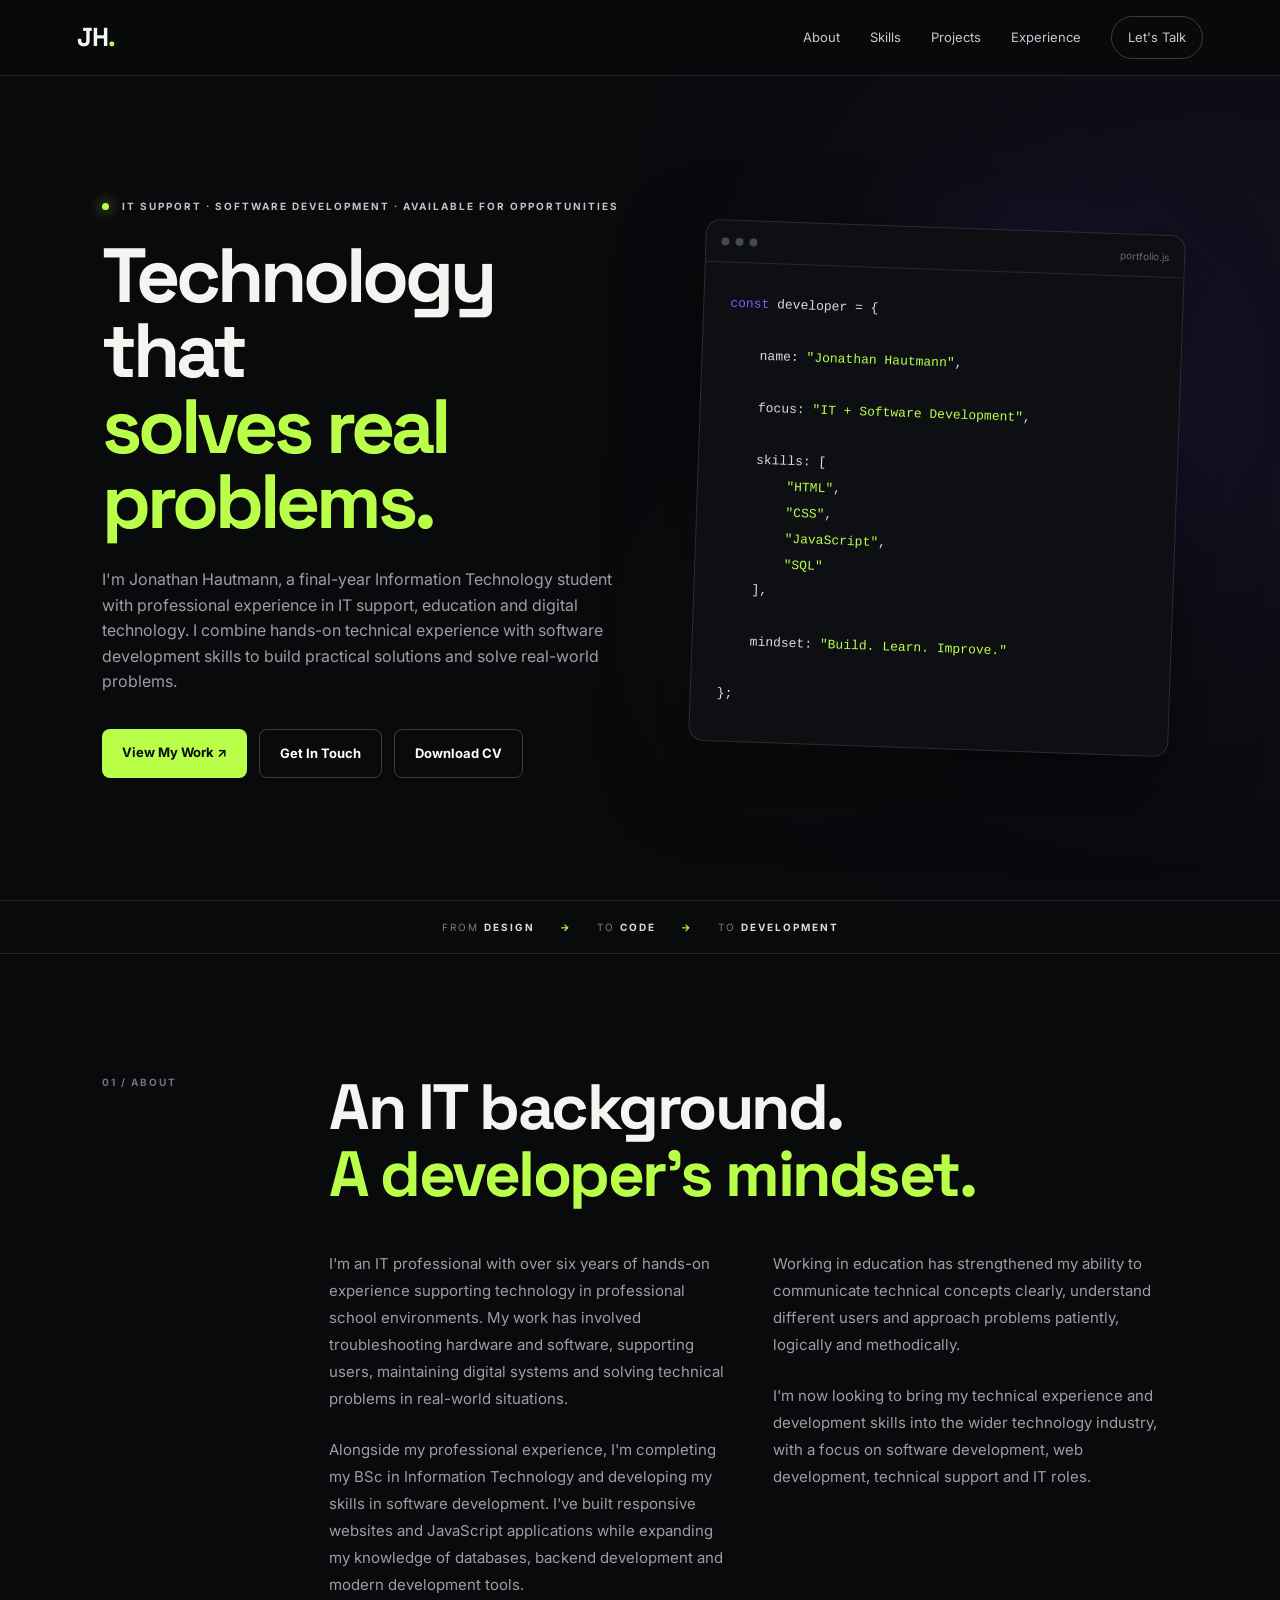
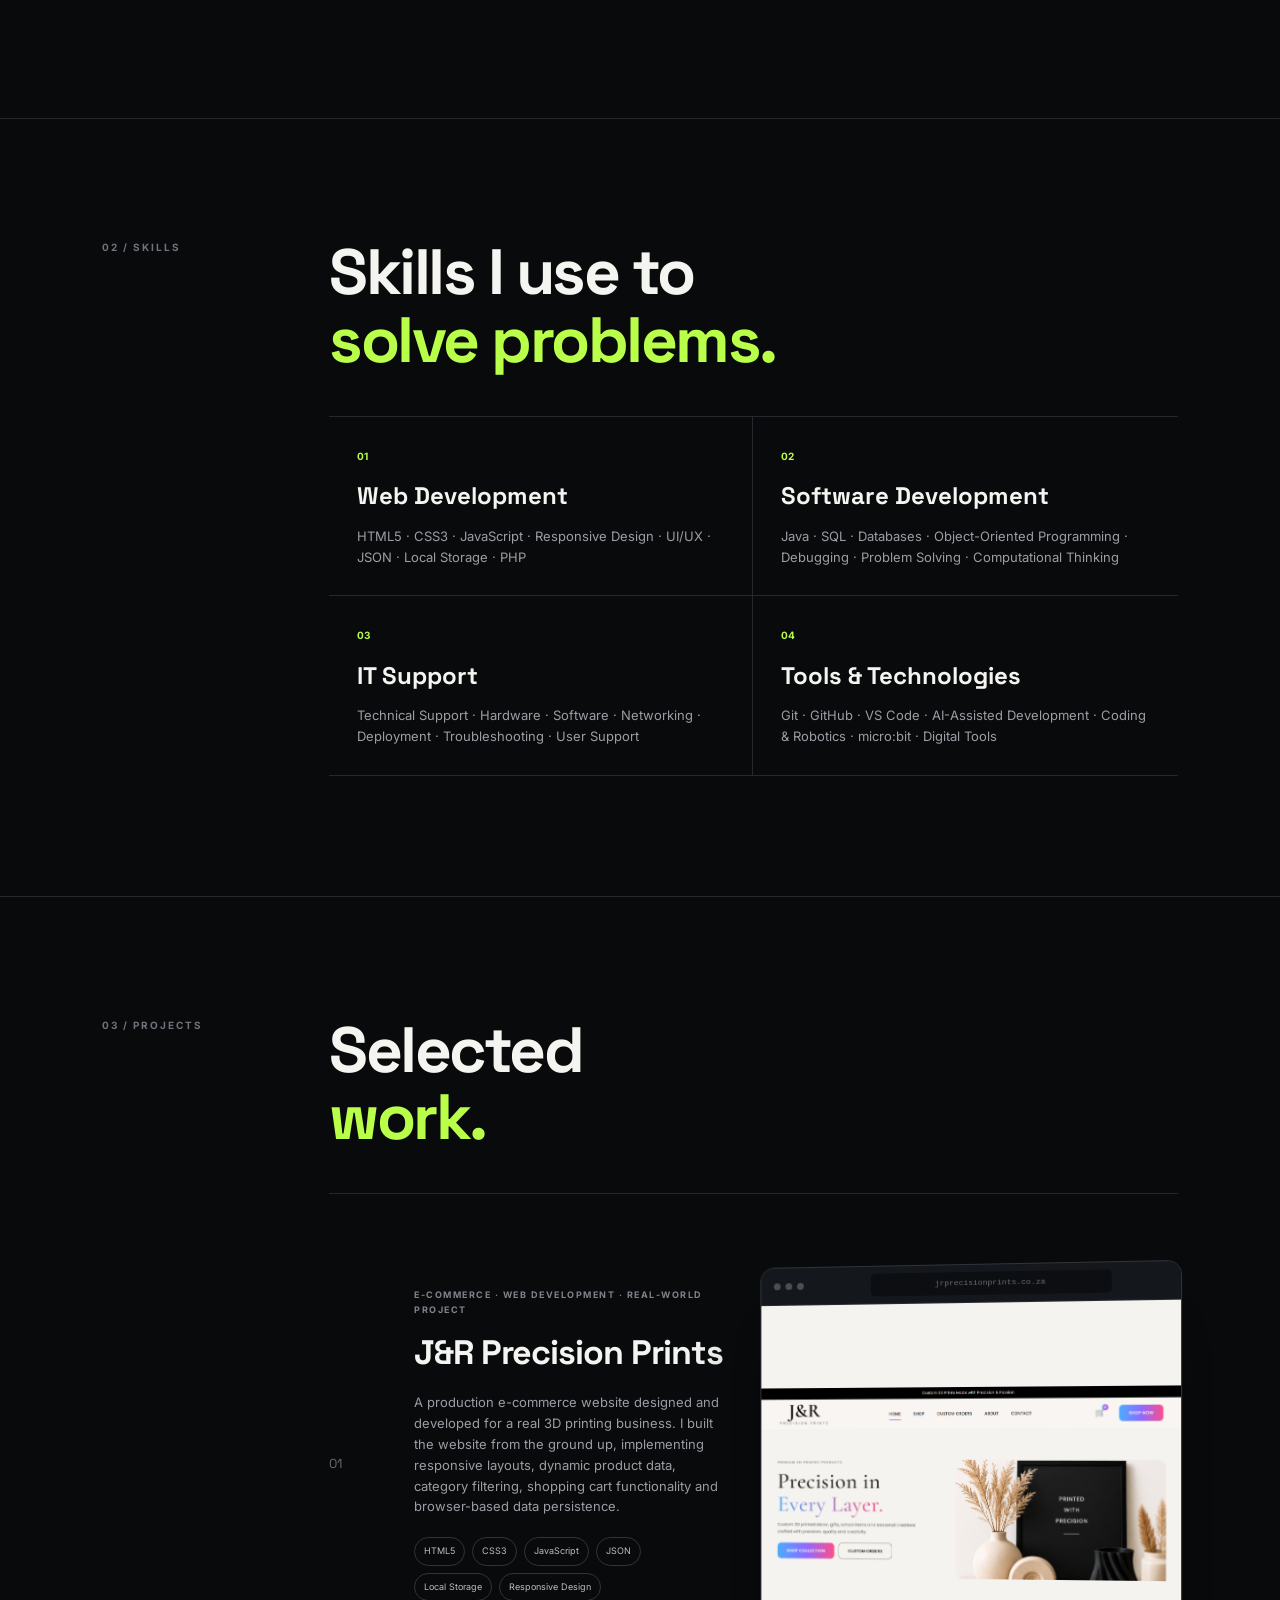
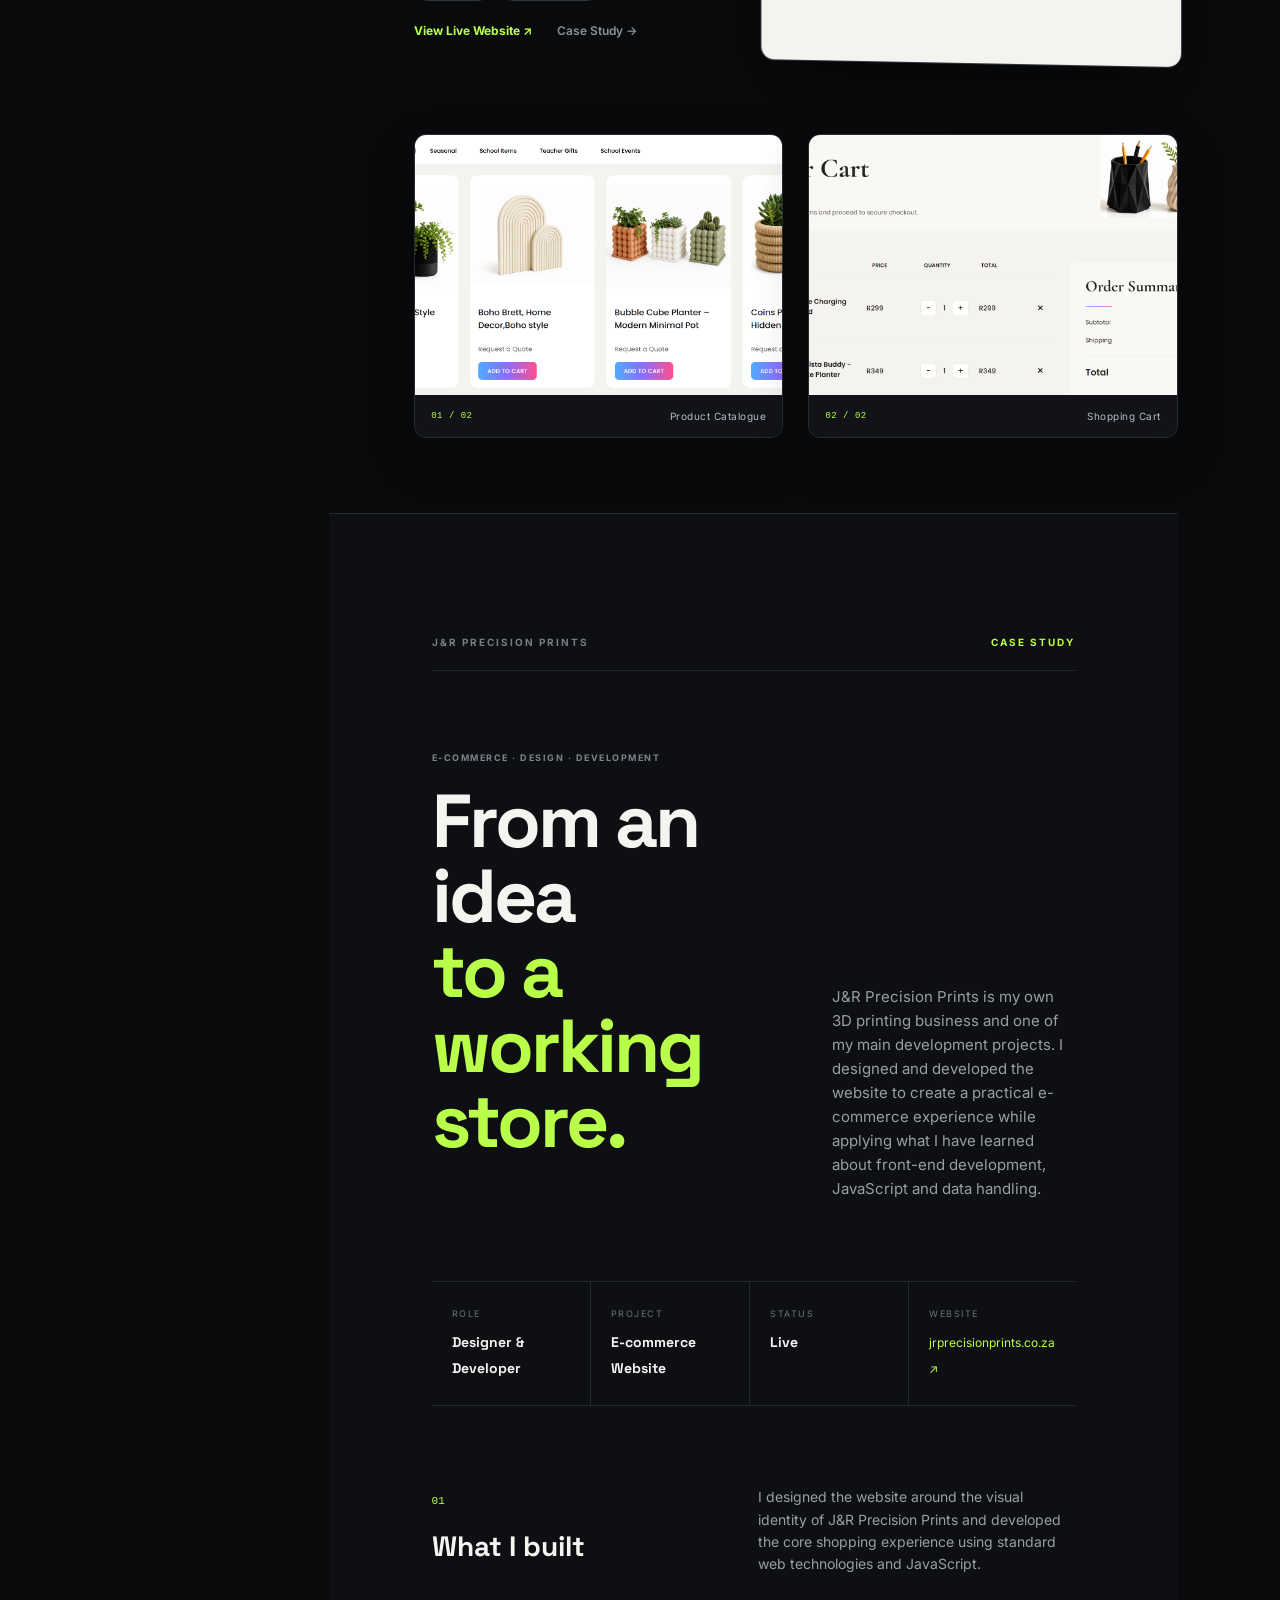
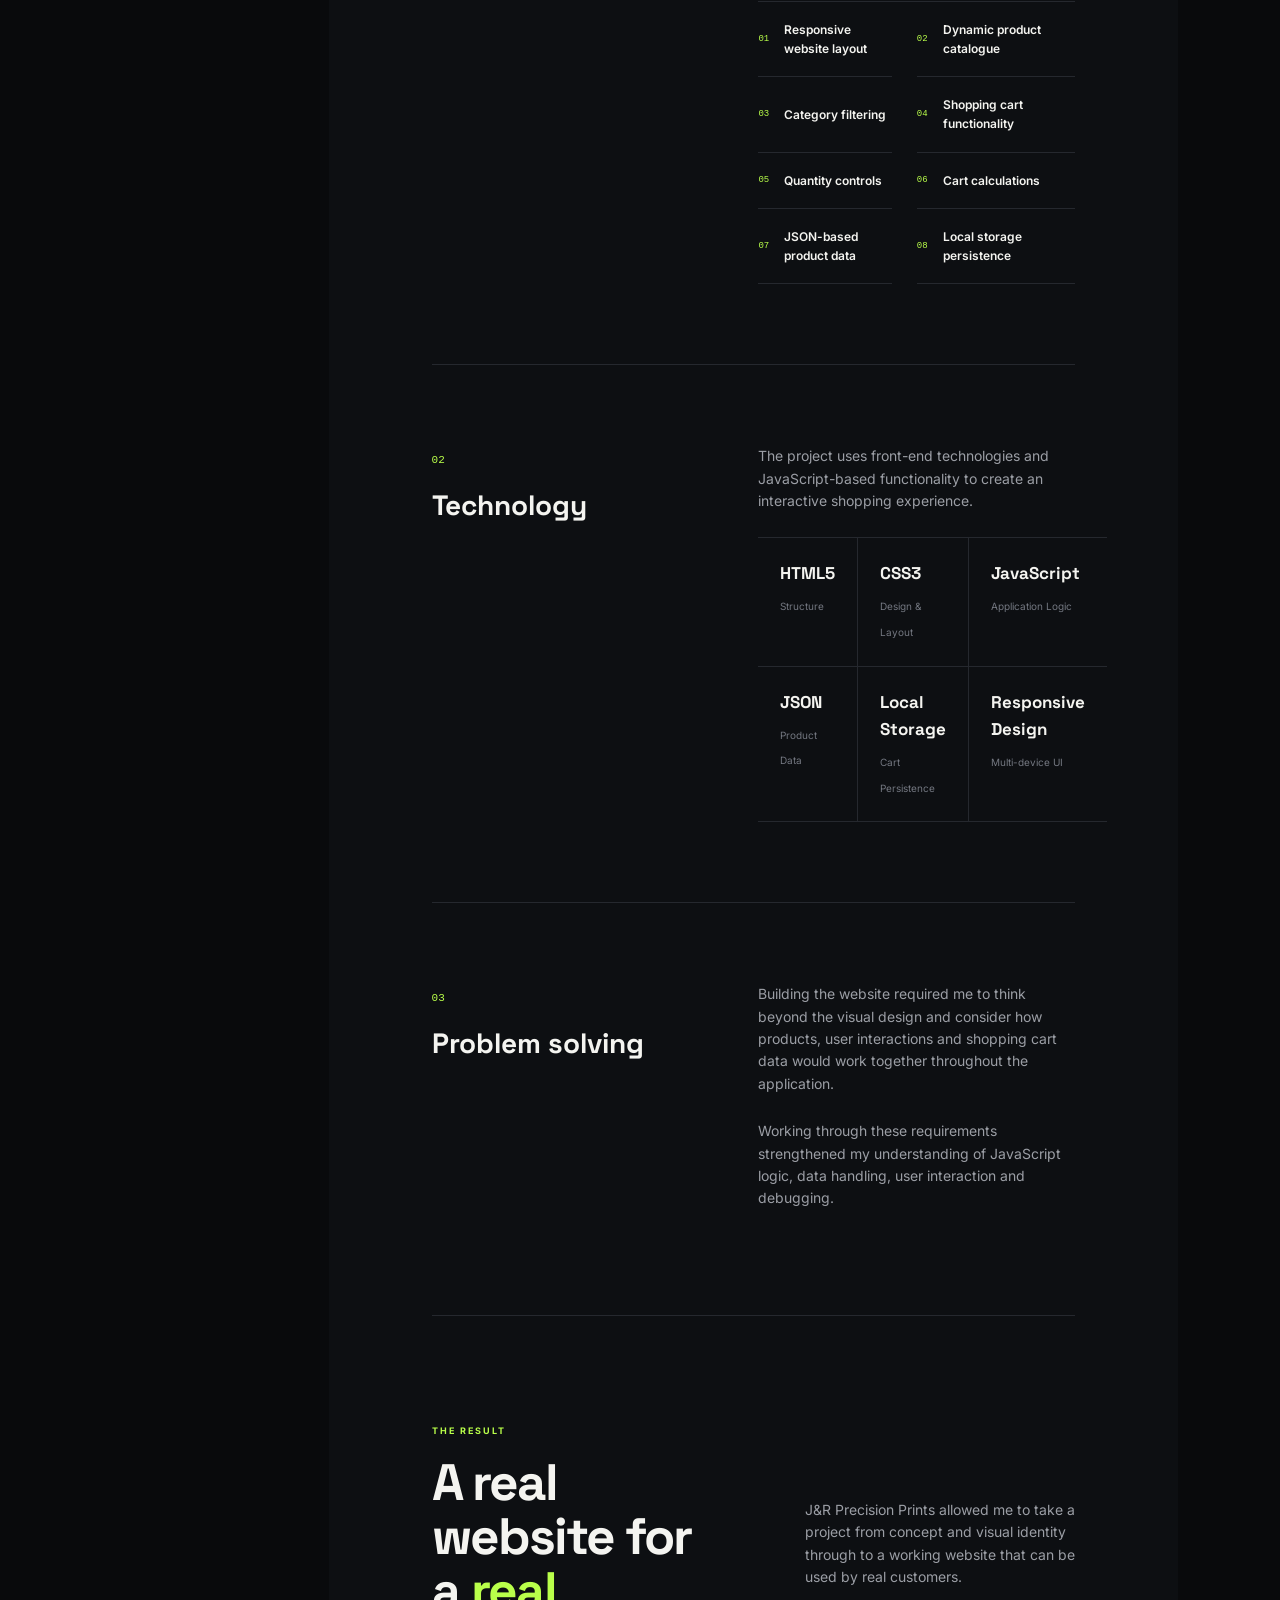
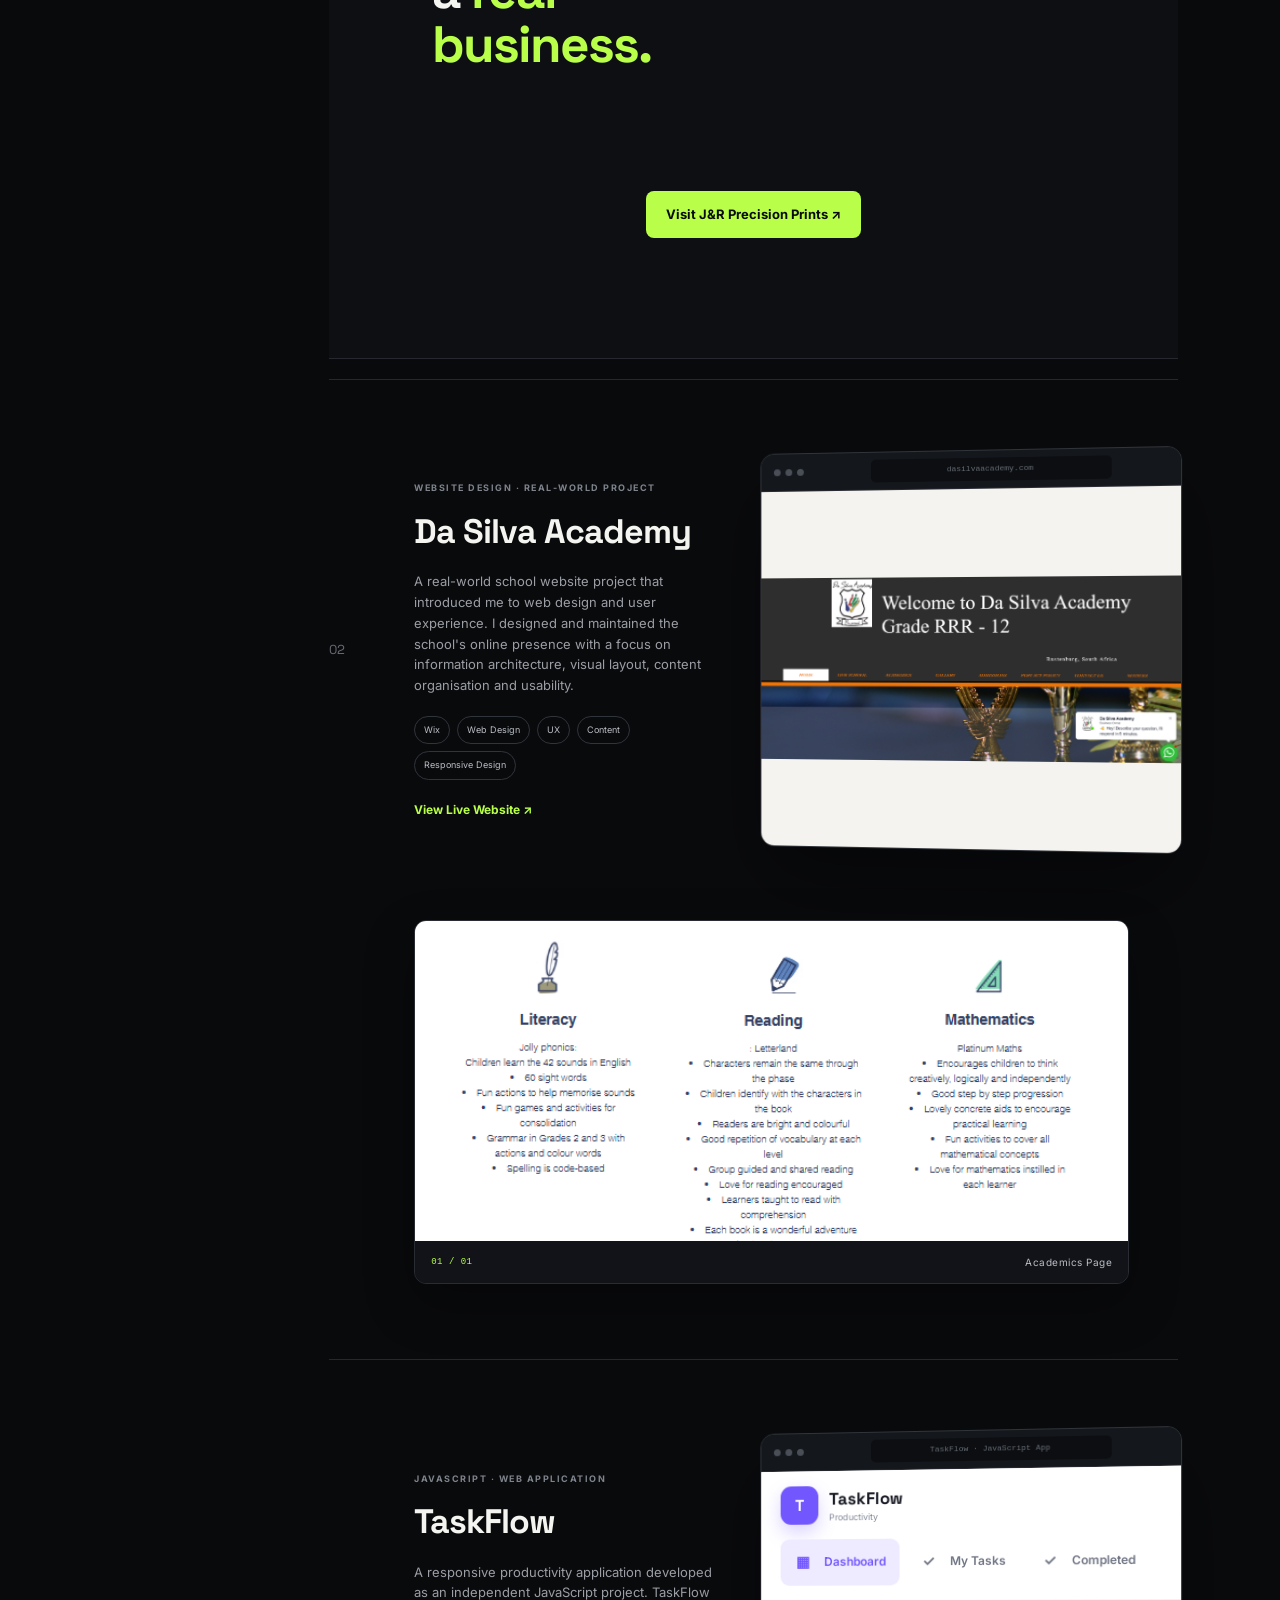
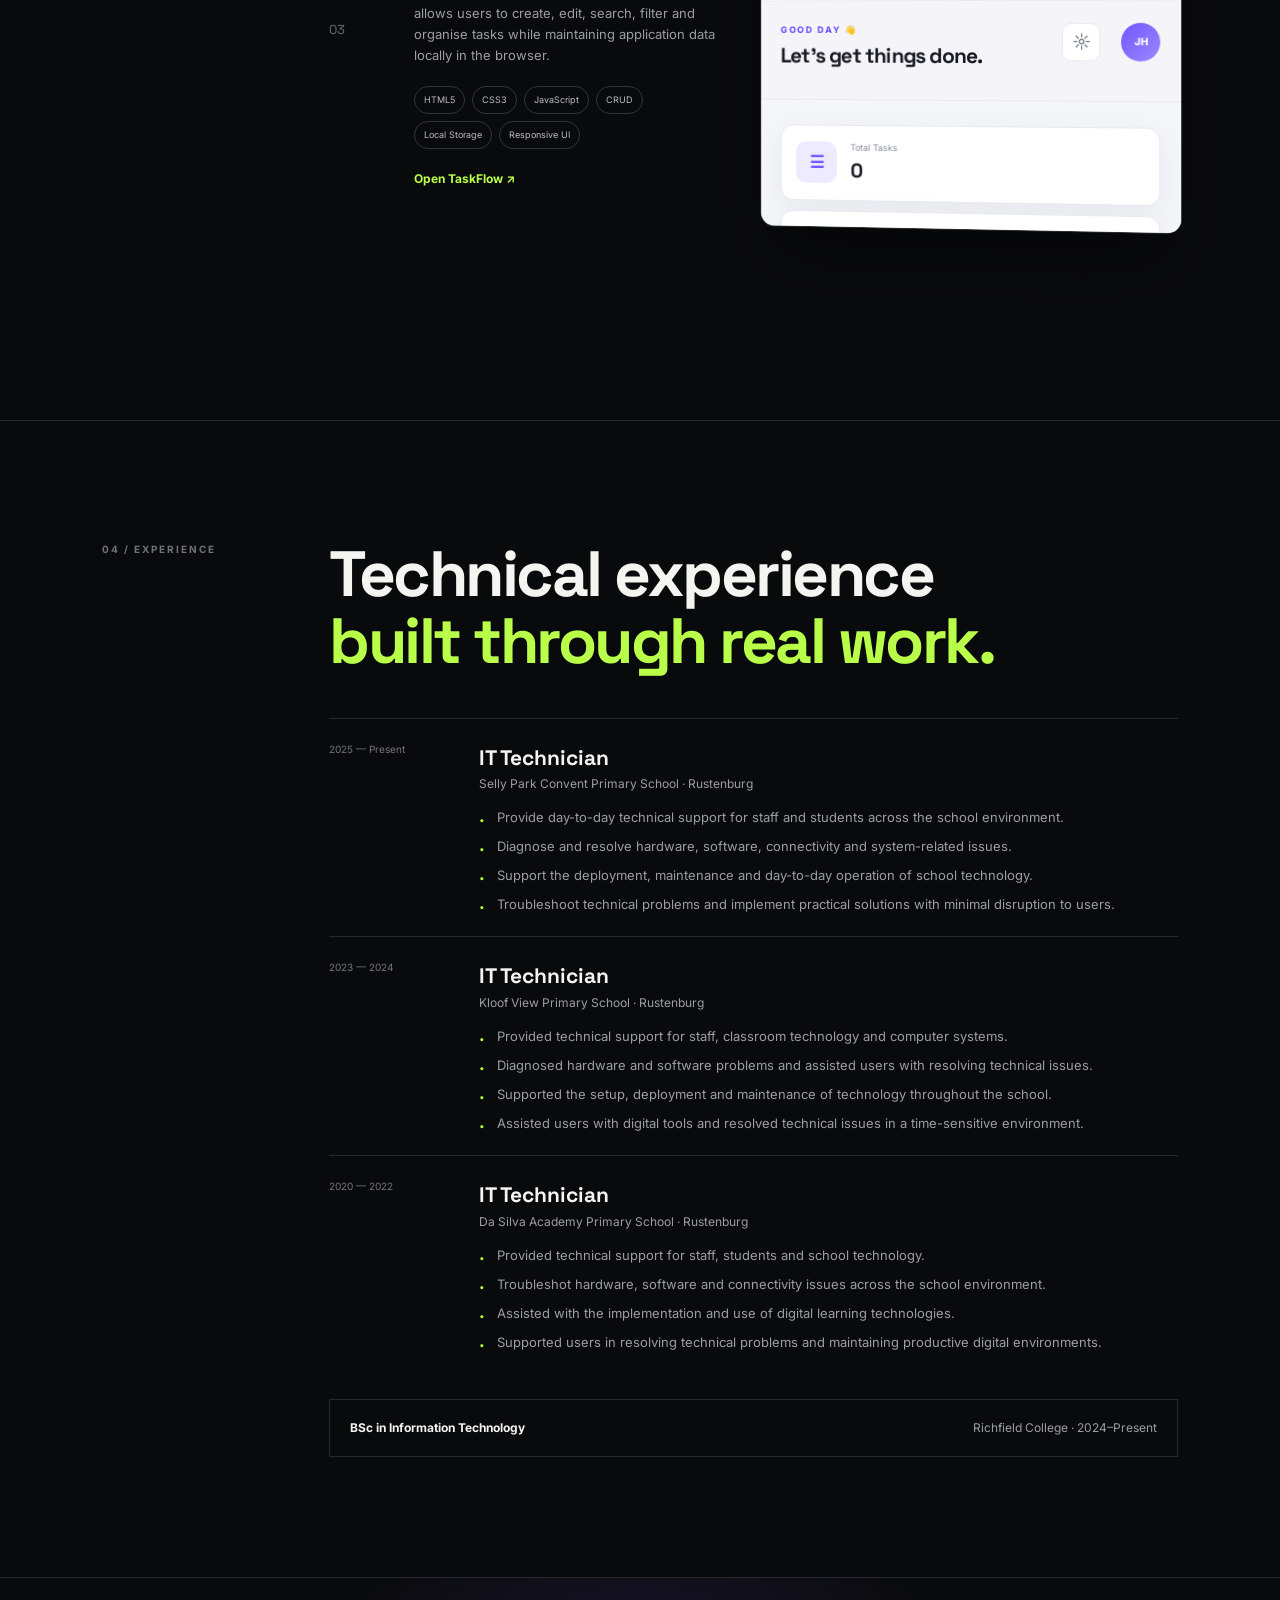
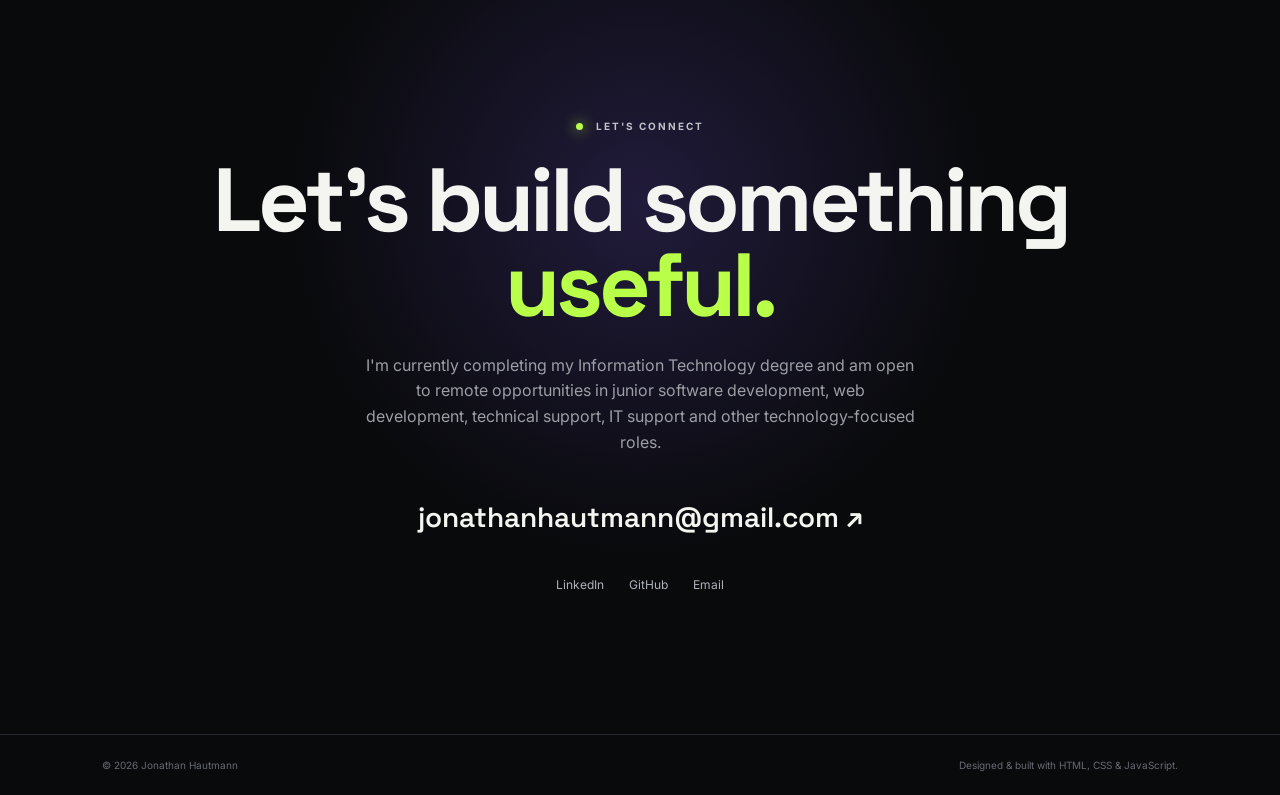
<file: index.html>
<!DOCTYPE html>
<html lang="en">

<head>
    <meta charset="UTF-8">

    <meta name="viewport" content="width=device-width, initial-scale=1.0">

    <meta name="description"
        content="Jonathan Hautmann — final-year Information Technology student, junior developer and technical support professional available for remote opportunities.">

    <title>Jonathan Hautmann | IT Student & Junior Developer</title>

    <!-- Google Fonts -->
    <link rel="preconnect" href="https://fonts.googleapis.com">
    <link rel="preconnect" href="https://fonts.gstatic.com" crossorigin>

    <link
        href="https://fonts.googleapis.com/css2?family=Inter:wght@400;500;600;700;800&family=Space+Grotesk:wght@500;600;700&display=swap"
        rel="stylesheet">

    <!-- Our CSS -->
    <link rel="stylesheet" href="css/style.css">
</head>

<body>

    <!-- =========================
         NAVIGATION
    ========================== -->

    <header class="navbar">

        <a href="#home" class="logo">
            JH<span>.</span>
        </a>

        <nav class="nav-links">

            <a href="#about">About</a>

            <a href="#skills">Skills</a>

            <a href="#projects">Projects</a>

            <a href="#experience">Experience</a>

            <a href="#contact" class="nav-button">
                Let's Talk
            </a>

        </nav>

        <button class="menu-button" aria-label="Open menu">
            ☰
        </button>

    </header>


    <!-- =========================
         HERO SECTION
    ========================== -->

    <main>

        <section id="home" class="hero">

            <div class="hero-content">

                <p class="eyebrow">
                    <span></span>
                    IT SUPPORT · SOFTWARE DEVELOPMENT · AVAILABLE FOR OPPORTUNITIES
                </p>

                <h1>
                    Technology that
                    <br>
                    <em>solves real problems.</em>
                </h1>

                <p class="hero-description">
                    I'm Jonathan Hautmann, a final-year Information Technology student 
                    with professional experience in IT support, education and digital technology. 
                    I combine hands-on technical experience with software development skills 
                    to build practical solutions and solve real-world problems.
                </p>

                <div class="hero-buttons">

                    <a href="#projects" class="button button-primary">
                        View My Work
                        <span>↗</span>
                    </a>

                    <a href="#contact" class="button button-secondary">
                        Get In Touch
                    </a>
                    
                    <a href="Jonathan-Hautmann-CV.pdf" class="button button-secondary" download>
                        Download CV
                    </a>
                
                </div>

            </div>


            <!-- CODE CARD -->

            <div class="hero-code">

                <div class="glow glow-purple"></div>
                <div class="glow glow-green"></div>

                <div class="code-window">

                    <div class="code-header">

                        <div class="window-dots">
                            <span></span>
                            <span></span>
                            <span></span>
                        </div>

                        <span class="file-name">
                            portfolio.js
                        </span>

                    </div>

                    <div class="code-content">

<pre><code><span class="code-purple">const</span> developer = {

    name: <span class="code-green">"Jonathan Hautmann"</span>,

    focus: <span class="code-green">"IT + Software Development"</span>,

    skills: [
        <span class="code-green">"HTML"</span>,
        <span class="code-green">"CSS"</span>,
        <span class="code-green">"JavaScript"</span>,
        <span class="code-green">"SQL"</span>
    ],

    mindset: <span class="code-green">"Build. Learn. Improve."</span>

};</code></pre>

                    </div>

                </div>

            </div>

        </section>


        <!-- =========================
             INTRO STRIP
        ========================== -->

        <section class="intro-strip">

            <span>
                FROM <strong>DESIGN</strong>
            </span>

            <b>→</b>

            <span>
                TO <strong>CODE</strong>
            </span>

            <b>→</b>

            <span>
                TO <strong>DEVELOPMENT</strong>
            </span>

        </section>


 <!-- =========================
     ABOUT
========================== -->

<section id="about" class="section">

    <div class="section-number">
        01 / ABOUT
    </div>

    <div class="section-content">

        <h2>
            An IT background.
            <br>
            <span>A developer's mindset.</span>
        </h2>

        <div class="about-grid">

            <div>

                <p>
                    I'm an IT professional with over six years of hands-on
                    experience supporting technology in professional school
                    environments. My work has involved troubleshooting
                    hardware and software, supporting users, maintaining
                    digital systems and solving technical problems in
                    real-world situations.
                </p>

                <p>
                    Alongside my professional experience, I'm completing
                    my BSc in Information Technology and developing my
                    skills in software development. I've built responsive
                    websites and JavaScript applications while expanding
                    my knowledge of databases, backend development and
                    modern development tools.
                </p>

            </div>


            <div>

                <p>
                    Working in education has strengthened my ability to
                    communicate technical concepts clearly, understand
                    different users and approach problems patiently,
                    logically and methodically.
                </p>

                <p>
                    I'm now looking to bring my technical experience and
                    development skills into the wider technology industry,
                    with a focus on software development, web development,
                    technical support and IT roles.
                </p>

            </div>

        </div>

    </div>

</section>

<!-- =========================
     SKILLS
========================== -->

<section id="skills" class="section">

    <div class="section-number">
        02 / SKILLS
    </div>

    <div class="section-content">

        <h2>
            Skills I use to
            <br>
            <span>solve problems.</span>
        </h2>

        <div class="skills-grid">


            <!-- WEB DEVELOPMENT -->

            <div class="skill-card">

                <span class="skill-number">
                    01
                </span>

                <h3>
                    Web Development
                </h3>

                <p>
                    HTML5 · CSS3 · JavaScript · Responsive Design
                    · UI/UX · JSON · Local Storage · PHP
                </p>

            </div>


            <!-- SOFTWARE DEVELOPMENT -->

            <div class="skill-card">

                <span class="skill-number">
                    02
                </span>

                <h3>
                    Software Development
                </h3>

                <p>
                    Java · SQL · Databases · Object-Oriented Programming
                    · Debugging · Problem Solving · Computational Thinking
                </p>

            </div>


            <!-- IT SUPPORT -->

            <div class="skill-card">

                <span class="skill-number">
                    03
                </span>

                <h3>
                    IT Support
                </h3>

                <p>
                    Technical Support · Hardware · Software · Networking
                    · Deployment · Troubleshooting · User Support
                </p>

            </div>


            <!-- TOOLS & TECHNOLOGIES -->

            <div class="skill-card">

                <span class="skill-number">
                    04
                </span>

                <h3>
                    Tools &amp; Technologies
                </h3>

                <p>
                    Git · GitHub · VS Code · AI-Assisted Development
                    · Coding &amp; Robotics · micro:bit · Digital Tools
                </p>

            </div>


        </div>

    </div>

</section>


 <!-- =========================
     PROJECTS
========================== -->

<section id="projects" class="section projects-section">

    <div class="section-number">
        03 / PROJECTS
    </div>

    <div class="section-content">

        <h2>
            Selected
            <br>
            <span>work.</span>
        </h2>


        <!-- =========================================
             PROJECT 01 — J&R PRECISION PRINTS
        ========================================== -->

        <article class="project project-featured">

            <div class="project-number">
                01
            </div>

            <div class="project-info">

                <p class="project-type">
                    E-COMMERCE · WEB DEVELOPMENT · REAL-WORLD PROJECT
                </p>

                <h3>
                    J&R Precision Prints
                </h3>

                <p>
                    A production e-commerce website designed and developed
                    for a real 3D printing business. I built the website from
                    the ground up, implementing responsive layouts, dynamic
                    product data, category filtering, shopping cart
                    functionality and browser-based data persistence.
                </p>

                <div class="tags">

                    <span>HTML5</span>
                    <span>CSS3</span>
                    <span>JavaScript</span>
                    <span>JSON</span>
                    <span>Local Storage</span>
                    <span>Responsive Design</span>

                </div>

                <div class="project-buttons">

                    <a
                        href="https://jrprecisionprints.co.za/"
                        target="_blank"
                        rel="noopener noreferrer"
                        class="project-link"
                    >
                        View Live Website ↗
                    </a>

                    <a
                        href="#jr-case-study"
                        class="project-case-study"
                    >
                        Case Study →
                    </a>

                </div>

            </div>


            <div class="project-showcase">

                <div class="browser-frame">

                    <div class="browser-top">

                        <div class="browser-dots">
                            <span></span>
                            <span></span>
                            <span></span>
                        </div>

                        <div class="browser-address">
                            jrprecisionprints.co.za
                        </div>

                    </div>

                    <div class="browser-screen">

                        <img
                            src="images/projects/jr-precision-prints/homepage.png"
                            alt="J&R Precision Prints e-commerce website homepage"
                        >

                    </div>

                </div>

            </div>

        </article>


        <!-- =========================================
             J&R SUPPORTING SCREENS
        ========================================== -->

        <div class="supporting-project-images">

            <div class="support-image">

                <img
                    src="images/projects/jr-precision-prints/product.png"
                    alt="J&R Precision Prints product catalogue"
                >

                <div class="support-caption">
                    <span>01 / 02</span>
                    Product Catalogue
                </div>

            </div>


            <div class="support-image">

                <img
                    src="images/projects/jr-precision-prints/cart.png"
                    alt="J&R Precision Prints shopping cart"
                >

                <div class="support-caption">
                    <span>02 / 02</span>
                    Shopping Cart
                </div>

            </div>

        </div>


        <!-- =========================================
             J&R CASE STUDY
        ========================================== -->

        <section id="jr-case-study" class="case-study">

            <div class="case-study-label">
                J&R PRECISION PRINTS
                <span>CASE STUDY</span>
            </div>


            <div class="case-study-intro">

                <div>

                    <p class="case-study-type">
                        E-COMMERCE · DESIGN · DEVELOPMENT
                    </p>

                    <h2>
                        From an idea
                        <br>
                        <span>to a working store.</span>
                    </h2>

                </div>


                <p class="case-study-description">

                    J&R Precision Prints is my own 3D printing business and
                    one of my main development projects. I designed and
                    developed the website to create a practical e-commerce
                    experience while applying what I have learned about
                    front-end development, JavaScript and data handling.

                </p>

            </div>


            <!-- PROJECT OVERVIEW -->

            <div class="case-study-overview">

                <div class="overview-item">

                    <span>
                        ROLE
                    </span>

                    <strong>
                        Designer & Developer
                    </strong>

                </div>


                <div class="overview-item">

                    <span>
                        PROJECT
                    </span>

                    <strong>
                        E-commerce Website
                    </strong>

                </div>


                <div class="overview-item">

                    <span>
                        STATUS
                    </span>

                    <strong>
                        Live
                    </strong>

                </div>


                <div class="overview-item">

                    <span>
                        WEBSITE
                    </span>

                    <a
                        href="https://jrprecisionprints.co.za/"
                        target="_blank"
                        rel="noopener noreferrer"
                    >
                        jrprecisionprints.co.za ↗
                    </a>

                </div>

            </div>


            <!-- WHAT I BUILT -->

            <div class="case-study-grid">

                <div class="case-study-heading">

                    <span>
                        01
                    </span>

                    <h3>
                        What I built
                    </h3>

                </div>


                <div class="case-study-content">

                    <p>
                        I designed the website around the visual identity
                        of J&R Precision Prints and developed the core
                        shopping experience using standard web technologies
                        and JavaScript.
                    </p>


                    <div class="feature-list">

                        <div>
                            <span>01</span>
                            <strong>Responsive website layout</strong>
                        </div>

                        <div>
                            <span>02</span>
                            <strong>Dynamic product catalogue</strong>
                        </div>

                        <div>
                            <span>03</span>
                            <strong>Category filtering</strong>
                        </div>

                        <div>
                            <span>04</span>
                            <strong>Shopping cart functionality</strong>
                        </div>

                        <div>
                            <span>05</span>
                            <strong>Quantity controls</strong>
                        </div>

                        <div>
                            <span>06</span>
                            <strong>Cart calculations</strong>
                        </div>

                        <div>
                            <span>07</span>
                            <strong>JSON-based product data</strong>
                        </div>

                        <div>
                            <span>08</span>
                            <strong>Local storage persistence</strong>
                        </div>

                    </div>

                </div>

            </div>


            <!-- TECHNOLOGY -->

            <div class="case-study-grid">

                <div class="case-study-heading">

                    <span>
                        02
                    </span>

                    <h3>
                        Technology
                    </h3>

                </div>


                <div class="case-study-content">

                    <p>
                        The project uses front-end technologies and
                        JavaScript-based functionality to create an
                        interactive shopping experience.
                    </p>


                    <div class="technology-grid">

                        <div>
                            <strong>HTML5</strong>
                            <span>Structure</span>
                        </div>

                        <div>
                            <strong>CSS3</strong>
                            <span>Design & Layout</span>
                        </div>

                        <div>
                            <strong>JavaScript</strong>
                            <span>Application Logic</span>
                        </div>

                        <div>
                            <strong>JSON</strong>
                            <span>Product Data</span>
                        </div>

                        <div>
                            <strong>Local Storage</strong>
                            <span>Cart Persistence</span>
                        </div>

                        <div>
                            <strong>Responsive Design</strong>
                            <span>Multi-device UI</span>
                        </div>

                    </div>

                </div>

            </div>


            <!-- PROBLEM SOLVING -->

            <div class="case-study-grid">

                <div class="case-study-heading">

                    <span>
                        03
                    </span>

                    <h3>
                        Problem solving
                    </h3>

                </div>


                <div class="case-study-content">

                    <p>
                        Building the website required me to think beyond
                        the visual design and consider how products,
                        user interactions and shopping cart data would
                        work together throughout the application.
                    </p>

                    <p>
                        Working through these requirements strengthened
                        my understanding of JavaScript logic, data
                        handling, user interaction and debugging.
                    </p>

                </div>

            </div>


            <!-- RESULT -->

            <div class="case-study-result">

                <div>

                    <span>
                        THE RESULT
                    </span>

                    <h3>
                        A real website for a
                        <em>real business.</em>
                    </h3>

                </div>


                <p>
                    J&R Precision Prints allowed me to take a project
                    from concept and visual identity through to a
                    working website that can be used by real customers.
                </p>

            </div>


            <!-- CASE STUDY BUTTON -->

            <div class="case-study-footer">

                <a
                    href="https://jrprecisionprints.co.za/"
                    target="_blank"
                    rel="noopener noreferrer"
                    class="button button-primary"
                >
                    Visit J&R Precision Prints
                    <span>↗</span>
                </a>

            </div>

        </section>


        <!-- =========================================
             PROJECT 02 — DA SILVA ACADEMY
        ========================================== -->

        <article class="project project-featured da-project">

            <div class="project-number">
                02
            </div>

            <div class="project-info">

                <p class="project-type">
                    WEBSITE DESIGN · REAL-WORLD PROJECT
                </p>

                <h3>
                    Da Silva Academy
                </h3>

                <p>
                    A real-world school website project that introduced me
                    to web design and user experience. I designed and
                    maintained the school's online presence with a focus
                    on information architecture, visual layout, content
                    organisation and usability.
                </p>

                <div class="tags">

                    <span>Wix</span>
                    <span>Web Design</span>
                    <span>UX</span>
                    <span>Content</span>
                    <span>Responsive Design</span>

                </div>

                <div class="project-buttons">

                    <a
                        href="https://www.dasilvaacademy.com/"
                        target="_blank"
                        rel="noopener noreferrer"
                        class="project-link"
                    >
                        View Live Website ↗
                    </a>

                </div>

            </div>


            <div class="project-showcase">

                <div class="browser-frame">

                    <div class="browser-top">

                        <div class="browser-dots">
                            <span></span>
                            <span></span>
                            <span></span>
                        </div>

                        <div class="browser-address">
                            dasilvaacademy.com
                        </div>

                    </div>

                    <div class="browser-screen">

                        <img
                            src="images/projects/da-silva-academy/homepage.png"
                            alt="Da Silva Academy website homepage"
                        >

                    </div>

                </div>

            </div>

        </article>


        <!-- DA SILVA SUPPORTING SCREEN -->

        <div class="single-support-image">

            <div class="support-image">

                <img
                    src="images/projects/da-silva-academy/academics.png"
                    alt="Da Silva Academy academics page"
                >

                <div class="support-caption">
                    <span>01 / 01</span>
                    Academics Page
                </div>

            </div>

        </div>


        <!-- =========================================
             PROJECT 03 — TASKFLOW
        ========================================== -->

        <article class="project project-featured taskflow-project">

            <div class="project-number">
                03
            </div>

            <div class="project-info">

                <p class="project-type">
                    JAVASCRIPT · WEB APPLICATION
                </p>

                <h3>
                    TaskFlow
                </h3>

                <p>
                    A responsive productivity application developed as
                    an independent JavaScript project. TaskFlow allows
                    users to create, edit, search, filter and organise
                    tasks while maintaining application data locally
                    in the browser.
                </p>

                <div class="tags">

                    <span>HTML5</span>
                    <span>CSS3</span>
                    <span>JavaScript</span>
                    <span>CRUD</span>
                    <span>Local Storage</span>
                    <span>Responsive UI</span>

                </div>

                <div class="project-buttons">

                    <a
                        href="projects/taskflow/index.html"
                        target="_blank"
                        rel="noopener noreferrer"
                        class="project-link"
                    >
                        Open TaskFlow ↗
                    </a>

                </div>

            </div>


            <div class="project-showcase">

                <div class="browser-frame">

                    <div class="browser-top">

                        <div class="browser-dots">

                            <span></span>
                            <span></span>
                            <span></span>

                        </div>

                        <div class="browser-address">
                            TaskFlow · JavaScript App
                        </div>

                    </div>


                    <div class="browser-screen taskflow-preview">

                        <iframe
                            src="projects/taskflow/index.html"
                            title="TaskFlow productivity dashboard"
                            loading="lazy"
                        ></iframe>

                    </div>

                </div>

            </div>

        </article>

    </div>

</section>

<!-- =========================
     EXPERIENCE
========================== -->

<section id="experience" class="section">

    <div class="section-number">
        04 / EXPERIENCE
    </div>

    <div class="section-content">

        <h2>
            Technical experience
            <br>
            <span>built through real work.</span>
        </h2>


        <!-- =========================
             PROFESSIONAL EXPERIENCE
        ========================== -->

        <div class="timeline">


            <!-- SELLY PARK CONVENT PRIMARY SCHOOL -->

            <div class="timeline-item">

                <span>
                    2025 — Present
                </span>

                <div>

                    <h3>
                        IT Technician
                    </h3>

                    <p>
                        Selly Park Convent Primary School · Rustenburg
                    </p>

                    <ul class="experience-details">

                        <li>
                            Provide day-to-day technical support for staff
                            and students across the school environment.
                        </li>

                        <li>
                            Diagnose and resolve hardware, software,
                            connectivity and system-related issues.
                        </li>

                        <li>
                            Support the deployment, maintenance and
                            day-to-day operation of school technology.
                        </li>

                        <li>
                            Troubleshoot technical problems and implement
                            practical solutions with minimal disruption
                            to users.
                        </li>

                    </ul>

                </div>

            </div>


            <!-- KLOOF VIEW PRIMARY SCHOOL -->

            <div class="timeline-item">

                <span>
                    2023 — 2024
                </span>

                <div>

                    <h3>
                        IT Technician
                    </h3>

                    <p>
                        Kloof View Primary School · Rustenburg
                    </p>

                    <ul class="experience-details">

                        <li>
                            Provided technical support for staff, classroom
                            technology and computer systems.
                        </li>

                        <li>
                            Diagnosed hardware and software problems and
                            assisted users with resolving technical issues.
                        </li>

                        <li>
                            Supported the setup, deployment and maintenance
                            of technology throughout the school.
                        </li>

                        <li>
                            Assisted users with digital tools and resolved
                            technical issues in a time-sensitive environment.
                        </li>

                    </ul>

                </div>

            </div>


            <!-- DA SILVA ACADEMY PRIMARY SCHOOL -->

            <div class="timeline-item">

                <span>
                    2020 — 2022
                </span>

                <div>

                    <h3>
                        IT Technician
                    </h3>

                    <p>
                        Da Silva Academy Primary School · Rustenburg
                    </p>

                    <ul class="experience-details">

                        <li>
                            Provided technical support for staff, students
                            and school technology.
                        </li>

                        <li>
                            Troubleshot hardware, software and connectivity
                            issues across the school environment.
                        </li>

                        <li>
                            Assisted with the implementation and use of
                            digital learning technologies.
                        </li>

                        <li>
                            Supported users in resolving technical problems
                            and maintaining productive digital environments.
                        </li>

                    </ul>

                </div>

            </div>


        </div>


        <!-- =========================
             EDUCATION
        ========================== -->

        <div class="education">

            <strong>
                BSc in Information Technology
            </strong>

            <span>
                Richfield College · 2024–Present
            </span>

        </div>

    </div>

</section>

 <!-- =========================
     CONTACT
========================== -->

<section id="contact" class="contact">

    <p class="eyebrow">
        <span></span>
        LET'S CONNECT
    </p>

    <h2>
        Let's build something
        <br>
        <em>useful.</em>
    </h2>

    <p>
        I'm currently completing my Information Technology degree
        and am open to remote opportunities in junior software development,
        web development, technical support, IT support and other
        technology-focused roles.
    </p>

    <a
        href="mailto:jonathanhautmann@gmail.com"
        class="email"
    >
        jonathanhautmann@gmail.com ↗
    </a>

    <div class="social-links">

        <!-- Replace # with your real LinkedIn URL -->

        <a
            href="https://www.linkedin.com/in/jonathan-hautmann-1b0360184/?lipi=urn%3Ali%3Apage%3Ad_flagship3_profile_view_base_contact_details%3BKx45rHnNRgST9OFGT61rGA%3D%3D"
            id="linkedin-link"
            aria-label="Jonathan Hautmann on LinkedIn"
        >
            LinkedIn
        </a>


        <!-- Replace # with your real GitHub URL -->

        <a
            href="https://github.com/jonathanhautmann"
            id="github-link"
            aria-label="Jonathan Hautmann on GitHub"
        >
            GitHub
        </a>


        <a
        href="mailto:jonathanhautmann@gmail.com?subject=Contact%20from%20Portfolio"
        aria-label="Email Jonathan Hautmann"
        >
        Email
        </a>

    </div>

</section>

</main>


    <!-- =========================
         FOOTER
    ========================== -->

    <footer>

        <span>
            © 2026 Jonathan Hautmann
        </span>

        <span>
            Designed & built with HTML, CSS & JavaScript.
        </span>

    </footer>


    <!-- Our JavaScript -->
    <script src="js/script.js"></script>

</body>

</html>
</file>
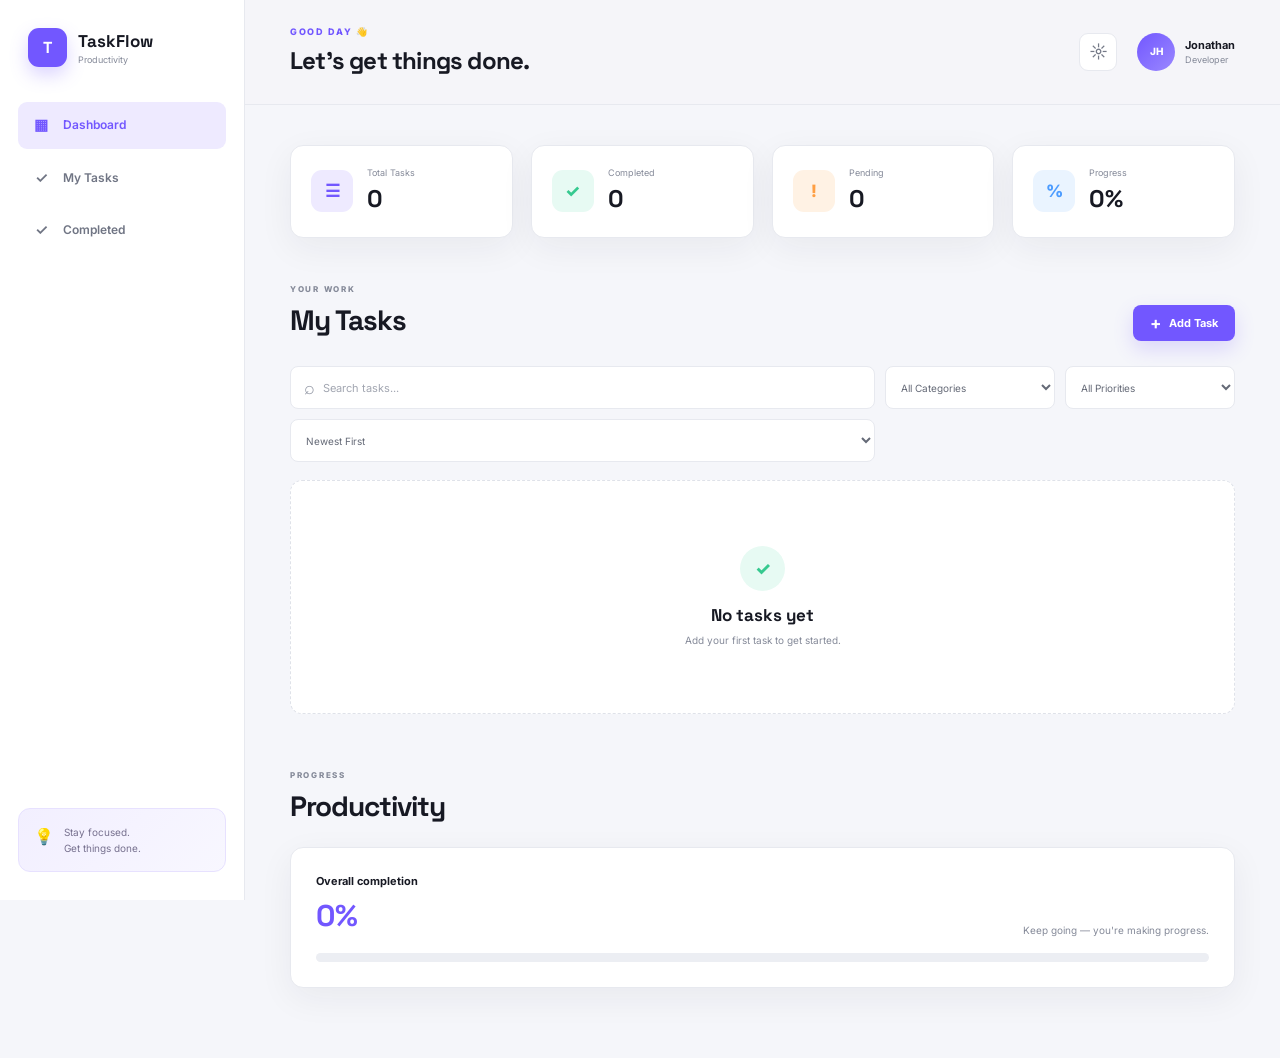
<file: projects/taskflow/index.html>
<!DOCTYPE html>
<html lang="en">

<head>

    <meta charset="UTF-8">

    <meta name="viewport" content="width=device-width, initial-scale=1.0">

    <meta
        name="description"
        content="TaskFlow — A modern JavaScript productivity dashboard."
    >

    <title>TaskFlow | Productivity Dashboard</title>

    <!-- Google Fonts -->
    <link rel="preconnect" href="https://fonts.googleapis.com">
    <link rel="preconnect" href="https://fonts.gstatic.com" crossorigin>

    <link
        href="https://fonts.googleapis.com/css2?family=Inter:wght@400;500;600;700;800&family=Space+Grotesk:wght@500;600;700&display=swap"
        rel="stylesheet"
    >

    <!-- TaskFlow CSS -->
    <link rel="stylesheet" href="css/style.css">

</head>


<body>


    <!-- =====================================================
         SIDEBAR
    ====================================================== -->

    <aside class="sidebar">

        <div class="brand">

            <div class="brand-icon">
                T
            </div>

            <div>
                <strong>
                    TaskFlow
                </strong>

                <span>
                    Productivity
                </span>
            </div>

        </div>


        <nav class="sidebar-navigation">

            <a
                href="#dashboard"
                class="sidebar-link active"
            >

                <span class="icon">
                    ▦
                </span>

                Dashboard

            </a>


            <a
                href="#tasks"
                class="sidebar-link"
            >

                <span class="icon">
                    ✓
                </span>

                My Tasks

            </a>


            <a
                href="#completed"
                class="sidebar-link"
            >

                <span class="icon">
                    ✓
                </span>

                Completed

            </a>

        </nav>


        <div class="sidebar-bottom">

            <div class="sidebar-tip">

                <span>
                    💡
                </span>

                <p>
                    Stay focused.<br>
                    Get things done.
                </p>

            </div>

        </div>

    </aside>



    <!-- =====================================================
         MAIN CONTENT
    ====================================================== -->

    <main class="main-content">


        <!-- =================================================
             TOP BAR
        ================================================== -->

        <header class="topbar">

            <div>

                <p class="greeting">
                    GOOD DAY 👋
                </p>

                <h1>
                    Let's get things done.
                </h1>

            </div>


            <div class="topbar-actions">

                <button
                    class="icon-button"
                    id="themeToggle"
                    aria-label="Toggle theme"
                >
                    ☼
                </button>


                <div class="profile">

                    <div class="profile-avatar">
                        JH
                    </div>

                    <div class="profile-info">

                        <strong>
                            Jonathan
                        </strong>

                        <span>
                            Developer
                        </span>

                    </div>

                </div>

            </div>

        </header>



        <!-- =================================================
             DASHBOARD
        ================================================== -->

        <section
            id="dashboard"
            class="dashboard"
        >


            <!-- =================================================
                 STATISTICS
            ================================================== -->

            <div class="stats-grid">


                <div class="stat-card">

                    <div class="stat-icon purple">
                        ☰
                    </div>

                    <div>

                        <span>
                            Total Tasks
                        </span>

                        <strong id="totalTasks">
                            0
                        </strong>

                    </div>

                </div>


                <div class="stat-card">

                    <div class="stat-icon green">
                        ✓
                    </div>

                    <div>

                        <span>
                            Completed
                        </span>

                        <strong id="completedTasks">
                            0
                        </strong>

                    </div>

                </div>


                <div class="stat-card">

                    <div class="stat-icon orange">
                        !
                    </div>

                    <div>

                        <span>
                            Pending
                        </span>

                        <strong id="pendingTasks">
                            0
                        </strong>

                    </div>

                </div>


                <div class="stat-card">

                    <div class="stat-icon blue">
                        %
                    </div>

                    <div>

                        <span>
                            Progress
                        </span>

                        <strong id="progressPercent">
                            0%
                        </strong>

                    </div>

                </div>

            </div>



            <!-- =================================================
                 TASK AREA
            ================================================== -->

            <section
                id="tasks"
                class="task-section"
            >


                <div class="task-header">

                    <div>

                        <p class="section-label">
                            YOUR WORK
                        </p>

                        <h2>
                            My Tasks
                        </h2>

                    </div>


                    <button
                        class="add-task-button"
                        id="openTaskModal"
                    >

                        <span>
                            +
                        </span>

                        Add Task

                    </button>

                </div>



                <!-- =================================================
                     SEARCH + FILTER
                ================================================== -->

                <div class="task-controls">


                    <div class="search-box">

                        <span>
                            ⌕
                        </span>

                        <input
                            type="text"
                            id="searchInput"
                            placeholder="Search tasks..."
                        >

                    </div>


                    <select id="categoryFilter">

                        <option value="all">
                            All Categories
                        </option>

                        <option value="work">
                            Work
                        </option>

                        <option value="personal">
                            Personal
                        </option>

                        <option value="study">
                            Study
                        </option>

                        <option value="other">
                            Other
                        </option>

                    </select>


                    <select id="priorityFilter">

                        <option value="all">
                            All Priorities
                        </option>

                        <option value="high">
                            High Priority
                        </option>

                        <option value="medium">
                            Medium Priority
                        </option>

                        <option value="low">
                            Low Priority
                        </option>

                    </select>

                    <select id="sortTasks">

                    <option value="newest">
                        Newest First
                    </option>

                    <option value="oldest">
                        Oldest First
                    </option>

                    <option value="due">
                        Due Date
                    </option>

                    <option value="priority">
                        Priority
                    </option>

                    <option value="alphabetical">
                        Alphabetical
                    </option>

                </select>

                </div>



                <!-- =================================================
                     TASK LIST
                ================================================== -->

                <div
                    id="taskList"
                    class="task-list"
                >

                    <!-- Tasks will be generated by JavaScript -->

                    <div
                        class="empty-state"
                        id="emptyState"
                    >

                        <div class="empty-icon">
                            ✓
                        </div>

                        <h3>
                            No tasks yet
                        </h3>

                        <p>
                            Add your first task to get started.
                        </p>

                    </div>

                </div>


            </section>



            <!-- =================================================
                 COMPLETED SECTION
            ================================================== -->

            <section
                id="completed"
                class="completed-section"
            >

                <div class="completed-header">

                    <div>

                        <p class="section-label">
                            PROGRESS
                        </p>

                        <h2>
                            Productivity
                        </h2>

                    </div>

                </div>


                <div class="progress-card">

                    <div class="progress-text">

                        <div>

                            <span>
                                Overall completion
                            </span>

                            <strong id="progressText">
                                0%
                            </strong>

                        </div>

                        <p>
                            Keep going — you're making progress.
                        </p>

                    </div>


                    <div class="progress-bar">

                        <div
                            class="progress-fill"
                            id="progressFill"
                        ></div>

                    </div>

                </div>

            </section>

        </section>

    </main>



    <!-- =====================================================
         ADD / EDIT TASK MODAL
    ====================================================== -->

    <div
        class="modal-overlay"
        id="taskModal"
    >

        <div class="modal">


            <div class="modal-header">

                <div>

                    <p class="section-label">
                        TASK
                    </p>

                    <h2 id="modalTitle">
                        Add New Task
                    </h2>

                </div>


                <button
                    class="close-modal"
                    id="closeTaskModal"
                    aria-label="Close modal"
                >
                    ×
                </button>

            </div>



            <!-- Task Form -->

            <form id="taskForm">


                <div class="form-group">

                    <label for="taskTitle">
                        Task Name
                    </label>

                    <input
                        type="text"
                        id="taskTitle"
                        placeholder="e.g. Finish portfolio"
                        required
                    >

                </div>



                <div class="form-group">

                    <label for="taskDescription">
                        Description
                    </label>

                    <textarea
                        id="taskDescription"
                        rows="3"
                        placeholder="Add some details..."
                    ></textarea>

                </div>



                <div class="form-row">


                    <div class="form-group">

                        <label for="taskCategory">
                            Category
                        </label>

                        <select id="taskCategory">

                            <option value="work">
                                Work
                            </option>

                            <option value="personal">
                                Personal
                            </option>

                            <option value="study">
                                Study
                            </option>

                            <option value="other">
                                Other
                            </option>

                        </select>

                    </div>



                    <div class="form-group">

                        <label for="taskPriority">
                            Priority
                        </label>

                        <select id="taskPriority">

                            <option value="high">
                                High
                            </option>

                            <option value="medium" selected>
                                Medium
                            </option>

                            <option value="low">
                                Low
                            </option>

                        </select>

                    </div>

                </div>



                <div class="form-group">

                    <label for="taskDueDate">
                        Due Date
                    </label>

                    <input
                        type="date"
                        id="taskDueDate"
                    >

                </div>



                <div class="modal-actions">

                    <button
                        type="button"
                        class="cancel-button"
                        id="cancelTask"
                    >
                        Cancel
                    </button>

                    <button
                        type="submit"
                        class="save-button"
                    >
                        Save Task
                    </button>

                </div>


            </form>

        </div>

    </div>



    <!-- TaskFlow JavaScript -->

    <script src="js/script.js"></script>

</body>

</html>
</file>
<file: css/style.css>
/* =========================================================
   JONATHAN HAUTMANN — PORTFOLIO
   Main Stylesheet
========================================================= */


/* =========================================================
   RESET
========================================================= */

* {
    box-sizing: border-box;
    margin: 0;
    padding: 0;
}

html {
    scroll-behavior: smooth;
}

body {
    font-family: "Inter", Arial, sans-serif;
    background: #090a0c;
    color: #f4f4f0;
    line-height: 1.6;
}

a {
    color: inherit;
    text-decoration: none;
}

button {
    font-family: inherit;
}


/* =========================================================
   VARIABLES
========================================================= */

:root {

    --background: #090a0c;
    --surface: #101216;
    --surface-light: #15181d;

    --text: #f4f4f0;
    --text-muted: #9b9ea5;

    --border: #25282e;

    --accent: #b9ff4a;
    --accent-purple: #7c5cff;

    --font-heading: "Space Grotesk", sans-serif;
    --font-body: "Inter", sans-serif;
}


/* =========================================================
   NAVIGATION
========================================================= */

.navbar {

    height: 76px;

    display: flex;
    align-items: center;
    justify-content: space-between;

    padding: 0 6vw;

    border-bottom: 1px solid var(--border);

    position: sticky;
    top: 0;

    z-index: 1000;

    background: rgba(9, 10, 12, 0.88);

    backdrop-filter: blur(16px);
}


/* Logo */

.logo {

    font-family: var(--font-heading);

    font-size: 26px;

    font-weight: 700;

    letter-spacing: -1px;
}

.logo span {

    color: var(--accent);
}


/* Navigation links */

.nav-links {

    display: flex;

    align-items: center;

    gap: 30px;

    font-size: 13px;

    color: #c7c9cd;
}

.nav-links a {

    transition: color 0.25s ease;
}

.nav-links a:hover {

    color: var(--accent);
}


/* Navigation button */

.nav-button {

    border: 1px solid #3a3d43;

    padding: 10px 16px;

    border-radius: 999px;

    transition: all 0.25s ease;
}

.nav-button:hover {

    border-color: var(--accent);

    color: var(--accent) !important;
}


/* Mobile menu button */

.menu-button {

    display: none;

    background: none;

    border: none;

    color: white;

    font-size: 25px;

    cursor: pointer;
}


/* =========================================================
   HERO
========================================================= */

.hero {

    min-height: calc(100vh - 76px);

    display: grid;

    grid-template-columns: 1.05fr 0.95fr;

    gap: 5vw;

    align-items: center;

    padding: 7vw 8vw;

    position: relative;

    overflow: hidden;
}


/* Background glow */

.hero::before {

    content: "";

    position: absolute;

    width: 500px;
    height: 500px;

    right: -180px;
    top: 40px;

    background: var(--accent-purple);

    filter: blur(170px);

    opacity: 0.12;

    pointer-events: none;
}


/* Hero content */

.hero-content {

    position: relative;

    z-index: 2;
}


/* Eyebrow */

.eyebrow {

    font-size: 10px;

    letter-spacing: 2px;

    color: #bfc2c8;

    font-weight: 700;

    margin-bottom: 24px;
}

.eyebrow span {

    display: inline-block;

    width: 7px;
    height: 7px;

    border-radius: 50%;

    background: var(--accent);

    margin-right: 9px;

    box-shadow: 0 0 14px var(--accent);
}


/* Hero heading */

.hero h1 {

    font-family: var(--font-heading);

    font-size: clamp(48px, 6vw, 88px);

    line-height: 0.98;

    letter-spacing: -4px;

    max-width: 900px;
}

.hero h1 em {

    color: var(--accent);

    font-style: normal;
}


/* Hero description */

.hero-description {

    max-width: 600px;

    color: var(--text-muted);

    font-size: 16px;

    margin: 28px 0 34px;
}


/* Hero buttons */

.hero-buttons {

    display: flex;

    gap: 12px;
}

.button {

    padding: 13px 20px;

    border-radius: 8px;

    font-size: 13px;

    font-weight: 700;

    transition: all 0.25s ease;
}

.button-primary {

    background: var(--accent);

    color: #0a0b0c;
}

.button-primary:hover {

    transform: translateY(-2px);

    box-shadow: 0 10px 30px rgba(185, 255, 74, 0.18);
}

.button-secondary {

    border: 1px solid #3a3d43;

    color: white;
}

.button-secondary:hover {

    border-color: var(--accent);

    color: var(--accent);
}


/* =========================================================
   HERO CODE WINDOW
========================================================= */

.hero-code {

    min-height: 440px;

    display: flex;

    align-items: center;

    justify-content: center;

    position: relative;
}


/* Decorative glows */

.glow {

    position: absolute;

    border-radius: 50%;

    filter: blur(5px);
}

.glow-purple {

    width: 250px;
    height: 250px;

    background: var(--accent-purple);

    opacity: 0.22;

    top: 40px;
    right: 20px;

    filter: blur(80px);
}

.glow-green {

    width: 180px;
    height: 180px;

    background: var(--accent);

    opacity: 0.1;

    bottom: 30px;
    left: 20px;

    filter: blur(70px);
}


/* Code window */

.code-window {

    width: min(100%, 500px);

    background: #0d0f13;

    border: 1px solid #292d34;

    border-radius: 15px;

    box-shadow:
        0 30px 80px rgba(0, 0, 0, 0.5);

    transform: rotate(2deg);

    position: relative;

    z-index: 2;

    overflow: hidden;
}


/* Window header */

.code-header {

    height: 42px;

    border-bottom: 1px solid #25282e;

    display: flex;

    align-items: center;

    padding: 0 15px;

    gap: 6px;
}


/* Window dots */

.window-dots {

    display: flex;

    gap: 6px;
}

.window-dots span {

    width: 8px;
    height: 8px;

    border-radius: 50%;

    background: #454951;
}


/* Filename */

.file-name {

    margin-left: auto;

    color: #666b74;

    font-size: 10px;
}


/* Code */

.code-content {

    padding: 28px 26px 34px;

    overflow-x: auto;
}

.code-content pre {

    color: #d8dbe0;

    font-family: monospace;

    font-size: 13px;

    line-height: 2;
}

.code-purple {

    color: var(--accent-purple);
}

.code-green {

    color: var(--accent);
}


/* =========================================================
   INTRO STRIP
========================================================= */

.intro-strip {

    border-top: 1px solid var(--border);

    border-bottom: 1px solid var(--border);

    display: flex;

    justify-content: center;

    align-items: center;

    gap: 25px;

    padding: 18px;

    color: #777b83;

    font-size: 10px;

    letter-spacing: 2px;
}

.intro-strip strong {

    color: #dddddd;
}

.intro-strip b {

    color: var(--accent);
}


/* =========================================================
   GENERAL SECTIONS
========================================================= */

.section {

    display: grid;

    grid-template-columns: 150px 1fr;

    gap: 6vw;

    padding: 120px 8vw;

    border-bottom: 1px solid var(--border);
}

.section-number {

    font-size: 10px;

    letter-spacing: 2px;

    color: #6e737c;

    font-weight: 700;
}

.section-content {

    min-width: 0;
}


/* Section headings */

.section h2 {

    font-family: var(--font-heading);

    font-size: clamp(38px, 5vw, 64px);

    line-height: 1.05;

    letter-spacing: -2.5px;

    margin-bottom: 42px;
}

.section h2 span {

    color: var(--accent);
}


/* =========================================================
   ABOUT
========================================================= */

.about-grid {

    display: grid;

    grid-template-columns: 1fr 1fr;

    gap: 40px;

    max-width: 850px;
}

.about-grid p {

    color: var(--text-muted);

    font-size: 15px;

    line-height: 1.8;

    margin-bottom: 24px;
}

.about-grid p:last-child {

    margin-bottom: 0;
}


/* =========================================================
   SKILLS
========================================================= */

.skills-grid {

    display: grid;

    grid-template-columns: 1fr 1fr;

    border-top: 1px solid var(--border);

    max-width: 900px;
}

.skill-card {

    padding: 25px 28px 28px;

    border-bottom: 1px solid var(--border);
}

.skill-card:nth-child(odd) {

    border-right: 1px solid var(--border);
}

.skill-number {

    color: var(--accent);

    font-size: 10px;

    font-weight: 700;
}

.skill-card h3 {

    font-family: var(--font-heading);

    font-size: 24px;

    margin: 10px 0;
}

.skill-card p {

    color: var(--text-muted);

    font-size: 13px;
}


/* =========================================================
   PROJECTS
========================================================= */

.project {

    display: grid;

    grid-template-columns: 55px 1.1fr 0.9fr;

    gap: 30px;

    align-items: center;

    border-top: 1px solid var(--border);

    padding: 55px 0;
}

.project-number {

    font-family: var(--font-heading);

    font-size: 13px;

    color: #686c74;
}

.project-type {

    font-size: 9px;

    letter-spacing: 1.5px;

    color: #7e838c;

    font-weight: 700;

    margin-bottom: 9px;
}

.project h3 {

    font-family: var(--font-heading);

    font-size: 34px;

    margin-bottom: 12px;

    letter-spacing: -1px;
}

.project-info > p:not(.project-type) {

    color: var(--text-muted);

    font-size: 13px;

    max-width: 620px;
}


/* Tags */

.tags {

    display: flex;

    flex-wrap: wrap;

    gap: 7px;

    margin: 20px 0;
}

.tags span {

    font-size: 9px;

    padding: 6px 9px;

    border: 1px solid #30343b;

    border-radius: 999px;

    color: #b9bdc4;
}


/* Project link */

.project-link {

    display: inline-block;

    color: var(--accent);

    font-size: 12px;

    font-weight: 700;

    transition: transform 0.2s ease;
}

.project-link:hover {

    transform: translateX(4px);
}


/* =========================================================
   PROJECT PREVIEWS
========================================================= */

.project-preview {

    height: 250px;

    border-radius: 15px;

    border: 1px solid #282c33;

    overflow: hidden;

    position: relative;

    background: #111318;
}


/* J&R preview */

.jr-preview {

    display: flex;

    align-items: flex-end;

    justify-content: center;

    background:
        radial-gradient(
            circle at 70% 20%,
            rgba(185, 255, 74, 0.12),
            transparent 40%
        ),
        #111318;
}

.preview-browser {

    position: absolute;

    inset: 25px 20px 0;

    background: #f2eee7;

    border-radius: 9px 9px 0 0;

    box-shadow: 0 15px 40px rgba(0, 0, 0, 0.5);

    overflow: hidden;
}

.preview-bar {

    height: 18px;

    background: #e1ddd4;

    border-bottom: 1px solid #d2cdc3;
}

.preview-page {

    padding: 18px;
}

.preview-logo {

    color: #171717;

    font-family: Georgia, serif;

    font-size: 17px;

    font-weight: bold;
}

.preview-line {

    width: 80px;

    height: 4px;

    background: #bbb;

    margin: 12px 0;
}

.preview-products {

    display: flex;

    gap: 8px;
}

.preview-products span {

    height: 80px;

    flex: 1;

    background:
        linear-gradient(
            135deg,
            #dddddd,
            #aaaaaa
        );

    border-radius: 5px;
}


/* Da Silva preview */

.da-preview {

    display: flex;

    align-items: center;

    justify-content: center;

    background:
        radial-gradient(
            circle at center,
            #30394a,
            #151820
        );
}

.school-preview {

    text-align: center;

    border: 1px solid #5c6678;

    padding: 28px 35px;

    border-radius: 10px;

    background: rgba(255, 255, 255, 0.04);
}

.school-preview span {

    display: block;

    color: var(--accent);

    font-size: 11px;

    letter-spacing: 3px;

    margin-bottom: 12px;
}

.school-preview strong {

    display: block;

    font-family: var(--font-heading);

    font-size: 25px;

    line-height: 1.1;
}

.school-preview small {

    display: block;

    color: #858b96;

    margin-top: 12px;
}


/* Coming soon */

.project-coming {

    opacity: 0.65;
}

.coming-soon {

    display: inline-block;

    font-size: 9px;

    padding: 6px 9px;

    border: 1px solid #30343b;

    border-radius: 999px;

    color: #b9bdc4;

    margin-top: 18px;
}

.future-preview {

    height: 250px;

    border: 1px dashed #30343b;

    border-radius: 15px;

    display: flex;

    align-items: center;

    justify-content: center;

    font-size: 70px;

    color: #343941;
}


/* =========================================================
   EXPERIENCE
========================================================= */

.timeline {

    max-width: 850px;
}

.timeline-item {

    display: grid;

    grid-template-columns: 150px 1fr;

    padding: 22px 0;

    border-top: 1px solid var(--border);
}

.timeline-item > span {

    font-size: 10px;

    color: #737780;
}

.timeline-item h3 {

    font-family: var(--font-heading);

    font-size: 21px;
}

.timeline-item p {

    font-size: 12px;

    color: var(--text-muted);
}

/* =========================
   EXPERIENCE DETAILS
========================== */

.experience-details {

    list-style: none;

    margin: 14px 0 0;

    padding: 0;

    max-width: 700px;
}

.experience-details li {

    position: relative;

    padding-left: 18px;

    margin-bottom: 8px;

    color: var(--text-muted);

    font-size: 13px;

    line-height: 1.6;
}

.experience-details li::before {

    content: "·";

    position: absolute;

    left: 0;

    top: 0;

    color: var(--accent);

    font-size: 18px;

    font-weight: 700;
}

.experience-details li:last-child {

    margin-bottom: 0;
}

/* Education */

.education {

    margin-top: 25px;

    padding: 18px 20px;

    border: 1px solid var(--border);

    display: flex;

    justify-content: space-between;

    font-size: 12px;
}

.education span {

    color: var(--text-muted);
}


/* =========================================================
   CONTACT
========================================================= */

.contact {

    padding: 140px 8vw;

    text-align: center;

    background:
        radial-gradient(
            circle at 50% 30%,
            #211b3b 0,
            transparent 42%
        );
}

.contact h2 {

    font-family: var(--font-heading);

    font-size: clamp(50px, 7vw, 90px);

    line-height: 0.95;

    letter-spacing: -4px;
}

.contact h2 em {

    font-style: normal;

    color: var(--accent);
}

.contact > p:not(.eyebrow) {

    color: var(--text-muted);

    max-width: 550px;

    margin: 25px auto;
}

.email {

    display: inline-block;

    font-family: var(--font-heading);

    font-size: clamp(18px, 2.5vw, 28px);

    font-weight: 600;

    margin: 15px 0 35px;

    transition: color 0.2s ease;
}

.email:hover {

    color: var(--accent);
}


/* Social links */

.social-links {

    display: flex;

    justify-content: center;

    gap: 25px;

    font-size: 12px;

    color: #aeb2b9;
}

.social-links a:hover {

    color: var(--accent);
}


/* =========================================================
   FOOTER
========================================================= */

footer {

    display: flex;

    justify-content: space-between;

    padding: 22px 8vw;

    color: #666b73;

    font-size: 10px;

    border-top: 1px solid var(--border);
}


/* =========================================================
   RESPONSIVE — TABLET
========================================================= */

@media (max-width: 900px) {

    .hero {

        grid-template-columns: 1fr;

        padding: 80px 6vw;
    }

    .hero-code {

        min-height: 320px;
    }

    .section {

        grid-template-columns: 1fr;

        padding: 90px 6vw;

        gap: 25px;
    }

}


/* =========================================================
   RESPONSIVE — MOBILE
========================================================= */

@media (max-width: 700px) {

    .navbar {

        padding: 0 5vw;
    }

    .menu-button {

        display: block;
    }

    .nav-links {

        display: none;

        position: absolute;

        top: 76px;

        left: 0;

        right: 0;

        background: #0b0c0f;

        padding: 25px 5vw;

        flex-direction: column;

        align-items: flex-start;

        border-bottom: 1px solid var(--border);
    }

    .nav-links.open {

        display: flex;
    }


    .hero {

        padding: 80px 6vw;
    }

    .hero h1 {

        font-size: clamp(46px, 12vw, 70px);

        letter-spacing: -3px;
    }

    .hero-description {

        font-size: 14px;
    }

    .hero-buttons {

        flex-direction: column;
    }

    .button {

        text-align: center;
    }


    .intro-strip {

        gap: 10px;

        font-size: 8px;
    }


    .about-grid {

        grid-template-columns: 1fr;

        gap: 20px;
    }


    .skills-grid {

        grid-template-columns: 1fr;
    }

    .skill-card:nth-child(odd) {

        border-right: none;
    }


    .project {

        grid-template-columns: 35px 1fr;

        gap: 15px;

        padding: 40px 0;
    }

    .project h3 {

        font-size: 28px;
    }

    .project-preview {

        grid-column: 1 / -1;

        height: 210px;
    }


    .timeline-item {

        grid-template-columns: 100px 1fr;
    }


    .education {

        flex-direction: column;

        gap: 5px;
    }


    .contact {

        padding: 100px 6vw;
    }

    .contact h2 {

        font-size: clamp(48px, 13vw, 75px);

        letter-spacing: -3px;
    }


    footer {

        padding: 20px 6vw;

        flex-direction: column;

        gap: 7px;
    }

}


/* =========================================================
   VERY SMALL SCREENS
========================================================= */

@media (max-width: 450px) {

    .code-content pre {

        font-size: 11px;
    }

    .school-preview {

        padding: 22px 25px;
    }

    .school-preview strong {

        font-size: 21px;
    }

}

/* =========================================================
   PROJECT SHOWCASE
========================================================= */

.projects-section {
    overflow: hidden;
}


/* Featured project */

.project-featured {
    grid-template-columns: 55px 0.85fr 1.15fr;

    align-items: center;

    padding: 70px 0;
}


/* Project buttons */

.project-buttons {
    display: flex;

    align-items: center;

    gap: 25px;

    margin-top: 8px;
}


.project-case-study {
    color: #8c9098;

    font-size: 12px;

    font-weight: 600;

    transition:
        color 0.25s ease,
        transform 0.25s ease;
}


.project-case-study:hover {
    color: var(--accent);

    transform: translateX(4px);
}


/* =========================================================
   BROWSER FRAME
========================================================= */

.project-showcase {
    width: 100%;

    perspective: 1000px;
}


.browser-frame {
    width: 100%;

    background: #111318;

    border: 1px solid #30343b;

    border-radius: 14px;

    overflow: hidden;

    box-shadow:
        0 35px 80px rgba(0, 0, 0, 0.45);

    transform:
        perspective(1200px)
        rotateY(-3deg);

    transition:
        transform 0.5s ease,
        box-shadow 0.5s ease;
}


.project-featured:hover .browser-frame {

    transform:
        perspective(1200px)
        rotateY(0deg)
        translateY(-5px);

    box-shadow:
        0 45px 100px rgba(0, 0, 0, 0.6);
}


/* Browser top */

.browser-top {

    height: 38px;

    display: flex;

    align-items: center;

    gap: 15px;

    padding: 0 13px;

    background: #14171c;

    border-bottom: 1px solid #282c32;
}


.browser-dots {

    display: flex;

    gap: 5px;
}


.browser-dots span {

    width: 7px;

    height: 7px;

    border-radius: 50%;

    background: #4a4f57;
}


.browser-address {

    flex: 1;

    max-width: 240px;

    margin: 0 auto;

    padding: 5px 12px;

    border-radius: 5px;

    background: #0c0e11;

    color: #676d76;

    font-family: monospace;

    font-size: 8px;

    text-align: center;
}


/* Actual website screenshot */
/* =========================================================
   FULL WEBSITE SCREENSHOT
========================================================= */

.browser-screen {
    width: 100%;

    min-height: 360px;

    overflow: hidden;

    background: #f5f3ef;

    display: flex;

    align-items: center;

    justify-content: center;
}

.browser-screen img {

    width: 100%;

    height: auto;

    min-height: 0;

    object-fit: contain;

    object-position: center;

    display: block;
}


/* =========================================================
   SUPPORTING PROJECT IMAGES
========================================================= */

.supporting-project-images {

    display: grid;

    grid-template-columns: 1fr 1fr;

    gap: 25px;

    padding:

        0

        0

        75px

        85px;
}


.support-image {

    position: relative;

    border-radius: 12px;

    overflow: hidden;

    border: 1px solid #292d33;

    background: #111318;

    box-shadow:
        0 20px 50px rgba(0, 0, 0, 0.3);
}


.support-image img {

    width: 100%;

    height: 260px;

    object-fit: cover;

    object-position: top center;

    display: block;

    transition:
        transform 0.6s ease;
}


.support-image:hover img {

    transform: scale(1.025);
}


.support-caption {

    display: flex;

    align-items: center;

    justify-content: space-between;

    padding: 13px 16px;

    background: #111318;

    color: #b9bdc4;

    font-size: 10px;

    letter-spacing: 0.5px;
}


.support-caption span {

    color: var(--accent);

    font-family: monospace;

    font-size: 9px;
}


/* =========================================================
   DA SILVA PROJECT
========================================================= */

.da-project {

    margin-top: 20px;
}


.single-support-image {

    padding:

        0

        0

        75px

        85px;

    max-width: 800px;
}


.single-support-image .support-image img {

    height: 320px;
}


/* =========================================================
   PROJECT 03
========================================================= */

.project-coming {

    opacity: 0.65;

    transition:
        opacity 0.3s ease,
        transform 0.3s ease;
}


.project-coming:hover {

    opacity: 1;
}


.future-preview {

    height: 250px;

    border: 1px dashed #30343b;

    border-radius: 15px;

    display: flex;

    align-items: center;

    justify-content: center;
}


.future-preview span {

    font-size: 70px;

    color: #343941;

    font-weight: 300;
}


/* =========================================================
   PROJECT RESPONSIVE
========================================================= */

@media (max-width: 1100px) {

    .project-featured {

        grid-template-columns:
            45px
            1fr
            1fr;

        gap: 20px;
    }

    .browser-screen {

        height: 300px;
    }

}


@media (max-width: 800px) {

    .project-featured {

        grid-template-columns:
            35px
            1fr;

        gap: 15px;

        padding: 50px 0;
    }


    .project-featured .project-showcase {

        grid-column:
            1 / -1;

        margin-top: 20px;
    }


    .browser-frame {

        transform: none;
    }


    .project-featured:hover .browser-frame {

        transform:
            translateY(-3px);
    }


    .browser-screen {

        height: 300px;
    }


    .supporting-project-images {

        grid-template-columns: 1fr;

        padding-left: 50px;

        padding-bottom: 60px;
    }


    .single-support-image {

        padding-left: 50px;

        padding-bottom: 60px;
    }

}


@media (max-width: 600px) {

    .project-buttons {

        flex-direction: column;

        align-items: flex-start;

        gap: 15px;
    }


    .supporting-project-images {

        padding-left: 0;
    }


    .single-support-image {

        padding-left: 0;
    }


    .browser-screen {

        height: 250px;
    }


    .support-image img {

        height: 220px;
    }

}

/* =========================================================
   J&R CASE STUDY
========================================================= */

.case-study {

    padding: 120px 8vw;

    background: #0d0f12;

    border-top: 1px solid var(--border);

    border-bottom: 1px solid var(--border);

}


/* Label */

.case-study-label {

    display: flex;

    justify-content: space-between;

    align-items: center;

    padding-bottom: 20px;

    border-bottom: 1px solid var(--border);

    color: #777c85;

    font-size: 10px;

    letter-spacing: 2px;

    font-weight: 700;

}

.case-study-label span {

    color: var(--accent);

}


/* Introduction */

.case-study-intro {

    display: grid;

    grid-template-columns: 1.1fr 0.9fr;

    gap: 8vw;

    padding: 80px 0;

    align-items: end;

}


.case-study-type {

    color: #7e838c;

    font-size: 9px;

    letter-spacing: 1.5px;

    font-weight: 700;

    margin-bottom: 18px;

}


.case-study-intro h2 {

    font-family: var(--font-heading);

    font-size: clamp(45px, 6vw, 75px);

    line-height: 1;

    letter-spacing: -3px;

}


.case-study-intro h2 span {

    color: var(--accent);

}


.case-study-description {

    color: var(--text-muted);

    font-size: 15px;

    max-width: 500px;

}


/* =========================================================
   OVERVIEW
========================================================= */

.case-study-overview {

    display: grid;

    grid-template-columns:
        repeat(4, 1fr);

    border-top: 1px solid var(--border);

    border-bottom: 1px solid var(--border);

}


.overview-item {

    padding: 25px 20px;

    border-right: 1px solid var(--border);

}


.overview-item:last-child {

    border-right: none;

}


.overview-item span {

    display: block;

    color: #6e737c;

    font-size: 9px;

    letter-spacing: 1.5px;

    margin-bottom: 8px;

}


.overview-item strong {

    font-family: var(--font-heading);

    font-size: 14px;

}


.overview-item a {

    font-size: 12px;

    color: var(--accent);

}


/* =========================================================
   CASE STUDY CONTENT
========================================================= */

.case-study-grid {

    display: grid;

    grid-template-columns: 250px 1fr;

    gap: 6vw;

    padding: 80px 0;

    border-bottom: 1px solid var(--border);

}


.case-study-heading span {

    color: var(--accent);

    font-family: monospace;

    font-size: 11px;

}


.case-study-heading h3 {

    font-family: var(--font-heading);

    font-size: 28px;

    margin-top: 12px;

}


.case-study-content {

    max-width: 800px;

}


.case-study-content > p {

    color: var(--text-muted);

    font-size: 14px;

    max-width: 700px;

    margin-bottom: 25px;

}


/* =========================================================
   FEATURE LIST
========================================================= */

.feature-list {

    display: grid;

    grid-template-columns: 1fr 1fr;

    border-top: 1px solid var(--border);

}


.feature-list div {

    display: flex;

    align-items: center;

    gap: 15px;

    padding: 18px 0;

    border-bottom: 1px solid var(--border);

}


.feature-list div:nth-child(odd) {

    margin-right: 25px;

}


.feature-list span {

    color: var(--accent);

    font-family: monospace;

    font-size: 9px;

}


.feature-list strong {

    font-size: 12px;

    font-weight: 600;

}


/* =========================================================
   TECHNOLOGY GRID
========================================================= */

.technology-grid {

    display: grid;

    grid-template-columns:
        repeat(3, 1fr);

    border-top: 1px solid var(--border);

}


.technology-grid div {

    padding: 22px;

    border-right: 1px solid var(--border);

    border-bottom: 1px solid var(--border);

}


.technology-grid div:nth-child(3n) {

    border-right: none;

}


.technology-grid strong {

    display: block;

    font-family: var(--font-heading);

    font-size: 17px;

    margin-bottom: 5px;

}


.technology-grid span {

    color: #737780;

    font-size: 10px;

}


/* =========================================================
   RESULT
========================================================= */

.case-study-result {

    display: grid;

    grid-template-columns: 1fr 1fr;

    gap: 8vw;

    padding: 100px 0;

    align-items: center;

}


.case-study-result > div > span {

    color: var(--accent);

    font-size: 9px;

    letter-spacing: 2px;

    font-weight: 700;

}


.case-study-result h3 {

    font-family: var(--font-heading);

    font-size: clamp(32px, 4vw, 52px);

    line-height: 1.05;

    letter-spacing: -2px;

    margin-top: 15px;

}


.case-study-result h3 em {

    color: var(--accent);

    font-style: normal;

}


.case-study-result > p {

    color: var(--text-muted);

    font-size: 14px;

}


/* =========================================================
   CASE STUDY FOOTER
========================================================= */

.case-study-footer {

    display: flex;

    justify-content: center;

    padding-top: 20px;

}


/* =========================================================
   CASE STUDY RESPONSIVE
========================================================= */

@media (max-width: 900px) {

    .case-study {

        padding: 90px 6vw;

    }


    .case-study-intro {

        grid-template-columns: 1fr;

        gap: 35px;

        padding: 60px 0;

    }


    .case-study-overview {

        grid-template-columns: 1fr 1fr;

    }


    .overview-item:nth-child(2) {

        border-right: none;

    }


    .case-study-grid {

        grid-template-columns: 1fr;

        gap: 30px;

    }


    .case-study-result {

        grid-template-columns: 1fr;

        gap: 30px;

    }

}


@media (max-width: 600px) {

    .case-study {

        padding: 75px 6vw;

    }


    .case-study-label {

        flex-direction: column;

        align-items: flex-start;

        gap: 8px;

    }


    .case-study-overview {

        grid-template-columns: 1fr;

    }


    .overview-item {

        border-right: none;

    }


    .feature-list {

        grid-template-columns: 1fr;

    }


    .feature-list div:nth-child(odd) {

        margin-right: 0;

    }


    .technology-grid {

        grid-template-columns: 1fr 1fr;

    }


    .technology-grid div:nth-child(3n) {

        border-right: 1px solid var(--border);

    }


    .technology-grid div:nth-child(2n) {

        border-right: none;

    }

}

/* =========================================================
   TASKFLOW PORTFOLIO PREVIEW
========================================================= */

.taskflow-project .browser-screen {
    height: 360px;

    background: #f5f6fa;

    overflow: hidden;

    position: relative;
}

.taskflow-preview iframe {
    width: 100%;
    height: 100%;

    border: none;

    transform: scale(1);

    transform-origin: top left;
}
</file>
<file: projects/taskflow/css/style.css>
/* =========================================================
   TASKFLOW — MAIN STYLESHEET
========================================================= */

* {
    box-sizing: border-box;
    margin: 0;
    padding: 0;
}

:root {
    --background: #f5f6fa;
    --sidebar: #ffffff;
    --surface: #ffffff;
    --surface-soft: #f8f9fc;

    --text: #171923;
    --muted: #858a99;

    --border: #e7e9ef;

    --purple: #7257ff;
    --purple-light: #eeeaff;

    --green: #36c98f;
    --green-light: #e7faf3;

    --orange: #ff9f43;
    --orange-light: #fff2e4;

    --blue: #4c9cff;
    --blue-light: #eaf4ff;

    --danger: #ef5b67;

    --shadow:
        0 10px 35px rgba(31, 35, 48, 0.06);

    --heading: "Space Grotesk", sans-serif;
    --body: "Inter", sans-serif;
}

html {
    scroll-behavior: smooth;
}

body {
    font-family: var(--body);
    background: var(--background);
    color: var(--text);
    line-height: 1.5;
}

button,
input,
textarea,
select {
    font-family: inherit;
}

button {
    cursor: pointer;
}

a {
    text-decoration: none;
    color: inherit;
}


/* =========================================================
   SIDEBAR
========================================================= */

.sidebar {
    position: fixed;

    top: 0;
    left: 0;
    bottom: 0;

    width: 245px;

    background: var(--sidebar);

    border-right: 1px solid var(--border);

    display: flex;
    flex-direction: column;

    padding: 28px 18px;

    z-index: 100;
}


/* Brand */

.brand {
    display: flex;
    align-items: center;

    gap: 11px;

    padding: 0 10px 35px;
}

.brand-icon {
    width: 39px;
    height: 39px;

    border-radius: 11px;

    display: flex;
    align-items: center;
    justify-content: center;

    background: var(--purple);

    color: white;

    font-family: var(--heading);

    font-weight: 700;

    box-shadow:
        0 8px 18px rgba(114, 87, 255, 0.25);
}

.brand strong {
    display: block;

    font-family: var(--heading);

    font-size: 17px;
}

.brand span {
    display: block;

    color: var(--muted);

    font-size: 9px;

    margin-top: -2px;
}


/* Sidebar navigation */

.sidebar-navigation {
    display: flex;
    flex-direction: column;

    gap: 6px;
}

.sidebar-link {
    display: flex;
    align-items: center;

    gap: 13px;

    padding: 12px 14px;

    border-radius: 9px;

    color: #707584;

    font-size: 12px;

    font-weight: 600;

    transition:
        background 0.2s ease,
        color 0.2s ease;
}

.sidebar-link .icon {
    width: 18px;

    text-align: center;

    font-size: 15px;
}

.sidebar-link:hover {
    background: var(--surface-soft);

    color: var(--text);
}

.sidebar-link.active {
    background: var(--purple-light);

    color: var(--purple);
}


/* Sidebar bottom */

.sidebar-bottom {
    margin-top: auto;
}

.sidebar-tip {
    background:
        linear-gradient(
            135deg,
            #f2efff,
            #f8f7ff
        );

    border: 1px solid #e7e1ff;

    border-radius: 12px;

    padding: 15px;

    display: flex;

    gap: 10px;

    align-items: flex-start;
}

.sidebar-tip span {
    font-size: 16px;
}

.sidebar-tip p {
    color: #77718f;

    font-size: 10px;

    line-height: 1.6;
}


/* =========================================================
   MAIN CONTENT
========================================================= */

.main-content {
    margin-left: 245px;

    min-height: 100vh;
}


/* =========================================================
   TOPBAR
========================================================= */

.topbar {
    min-height: 100px;

    display: flex;

    align-items: center;

    justify-content: space-between;

    padding: 25px 45px;

    background: rgba(245, 246, 250, 0.9);

    border-bottom: 1px solid var(--border);
}

.greeting {
    color: var(--purple);

    font-size: 9px;

    letter-spacing: 1.5px;

    font-weight: 800;

    margin-bottom: 4px;
}

.topbar h1 {
    font-family: var(--heading);

    font-size: 24px;

    letter-spacing: -0.8px;
}


/* Topbar actions */

.topbar-actions {
    display: flex;

    align-items: center;

    gap: 20px;
}

.icon-button {
    width: 38px;
    height: 38px;

    border: 1px solid var(--border);

    background: var(--surface);

    border-radius: 9px;

    color: #747987;

    font-size: 18px;

    transition:
        border 0.2s ease,
        color 0.2s ease;
}

.icon-button:hover {
    border-color: var(--purple);

    color: var(--purple);
}


/* Profile */

.profile {
    display: flex;

    align-items: center;

    gap: 10px;
}

.profile-avatar {
    width: 38px;
    height: 38px;

    border-radius: 50%;

    display: flex;

    align-items: center;
    justify-content: center;

    background:
        linear-gradient(
            135deg,
            #7257ff,
            #9a88ff
        );

    color: white;

    font-size: 10px;

    font-weight: 800;
}

.profile-info strong {
    display: block;

    font-size: 11px;
}

.profile-info span {
    display: block;

    color: var(--muted);

    font-size: 9px;
}


/* =========================================================
   DASHBOARD
========================================================= */

.dashboard {
    padding: 40px 45px 70px;

    max-width: 1500px;

    margin: 0 auto;
}


/* =========================================================
   STATISTICS
========================================================= */

.stats-grid {
    display: grid;

    grid-template-columns:
        repeat(4, 1fr);

    gap: 18px;

    margin-bottom: 45px;
}

.stat-card {
    background: var(--surface);

    border: 1px solid var(--border);

    border-radius: 13px;

    padding: 20px;

    display: flex;

    align-items: center;

    gap: 14px;

    box-shadow: var(--shadow);

    transition:
        transform 0.2s ease,
        box-shadow 0.2s ease;
}

.stat-card:hover {
    transform: translateY(-2px);

    box-shadow:
        0 15px 40px rgba(31, 35, 48, 0.09);
}


/* Stat icons */

.stat-icon {
    width: 42px;
    height: 42px;

    border-radius: 11px;

    display: flex;

    align-items: center;
    justify-content: center;

    font-weight: 800;

    font-size: 17px;
}

.stat-icon.purple {
    color: var(--purple);

    background: var(--purple-light);
}

.stat-icon.green {
    color: var(--green);

    background: var(--green-light);
}

.stat-icon.orange {
    color: var(--orange);

    background: var(--orange-light);
}

.stat-icon.blue {
    color: var(--blue);

    background: var(--blue-light);
}


/* Stat text */

.stat-card span {
    display: block;

    color: var(--muted);

    font-size: 9px;

    margin-bottom: 2px;
}

.stat-card strong {
    font-family: var(--heading);

    font-size: 24px;
}


/* =========================================================
   TASK SECTION
========================================================= */

.task-section {
    margin-bottom: 55px;
}

.task-header {
    display: flex;

    align-items: flex-end;

    justify-content: space-between;

    margin-bottom: 25px;
}

.section-label {
    color: var(--muted);

    font-size: 8px;

    letter-spacing: 1.7px;

    font-weight: 800;

    margin-bottom: 4px;
}

.task-header h2,
.completed-header h2 {
    font-family: var(--heading);

    font-size: 28px;

    letter-spacing: -1px;
}


/* Add task */

.add-task-button {
    border: none;

    background: var(--purple);

    color: white;

    border-radius: 8px;

    padding: 11px 17px;

    font-size: 11px;

    font-weight: 700;

    display: flex;

    align-items: center;

    gap: 8px;

    box-shadow:
        0 8px 20px rgba(114, 87, 255, 0.2);

    transition:
        transform 0.2s ease,
        box-shadow 0.2s ease;
}

.add-task-button span {
    font-size: 17px;

    line-height: 0;
}

.add-task-button:hover {
    transform: translateY(-2px);

    box-shadow:
        0 12px 25px rgba(114, 87, 255, 0.28);
}


/* =========================================================
   CONTROLS
========================================================= */

.task-controls {
    display: grid;

    grid-template-columns: 1fr 170px 170px;

    gap: 10px;

    margin-bottom: 18px;
}

.search-box {
    height: 43px;

    background: var(--surface);

    border: 1px solid var(--border);

    border-radius: 8px;

    display: flex;

    align-items: center;

    padding: 0 13px;

    gap: 8px;
}

.search-box span {
    color: #9297a4;

    font-size: 18px;
}

.search-box input {
    width: 100%;

    border: none;

    outline: none;

    background: transparent;

    color: var(--text);

    font-size: 11px;
}

.search-box input::placeholder {
    color: #a2a6b1;
}


.task-controls select {
    height: 43px;

    background: var(--surface);

    border: 1px solid var(--border);

    border-radius: 8px;

    padding: 0 11px;

    color: #656a77;

    font-size: 10px;

    outline: none;

    cursor: pointer;
}

.task-controls select:focus {
    border-color: var(--purple);
}


/* =========================================================
   TASK LIST
========================================================= */

.task-list {
    display: flex;

    flex-direction: column;

    gap: 10px;
}


/* Task card */

.task-card {
    background: var(--surface);

    border: 1px solid var(--border);

    border-radius: 11px;

    padding: 17px 18px;

    display: grid;

    grid-template-columns: auto 1fr auto;

    gap: 13px;

    align-items: center;

    box-shadow: var(--shadow);

    transition:
        transform 0.2s ease,
        border-color 0.2s ease;
}

.task-card:hover {
    transform: translateY(-1px);

    border-color: #d9dce4;
}


/* Checkbox */

.task-checkbox {
    width: 20px;
    height: 20px;

    border: 2px solid #cdd1da;

    border-radius: 6px;

    background: white;

    display: flex;

    align-items: center;
    justify-content: center;

    color: transparent;

    font-size: 11px;

    transition:
        background 0.2s ease,
        border 0.2s ease;
}

.task-checkbox:hover {
    border-color: var(--purple);
}

.task-card.completed .task-checkbox {
    background: var(--green);

    border-color: var(--green);

    color: white;
}


/* Task information */

.task-main {
    min-width: 0;
}

.task-title {
    font-size: 12px;

    font-weight: 700;

    margin-bottom: 3px;
}

.task-description {
    color: var(--muted);

    font-size: 10px;

    white-space: nowrap;

    overflow: hidden;

    text-overflow: ellipsis;
}

.task-card.completed .task-title {
    color: #969aa5;

    text-decoration: line-through;
}

.task-card.completed .task-description {
    opacity: 0.7;
}


/* Task metadata */

.task-meta {
    display: flex;

    align-items: center;

    gap: 8px;

    margin-top: 8px;

    flex-wrap: wrap;
}

.task-category,
.task-priority,
.task-date {
    display: inline-flex;

    align-items: center;

    padding: 4px 7px;

    border-radius: 99px;

    font-size: 8px;

    font-weight: 600;
}

.task-date.overdue {
    color: #df525d;

    background: #fff0f1;

    font-weight: 700;
}

.task-category {
    background: #f1f2f6;

    color: #707583;
}

.task-priority.high {
    color: #df525d;

    background: #fff0f1;
}

.task-priority.medium {
    color: #d98b31;

    background: #fff4e8;
}

.task-priority.low {
    color: #4b9a77;

    background: #eaf8f1;
}

.task-date {
    color: #7b8090;

    background: #f5f6f8;
}


/* Task actions */

.task-actions {
    display: flex;

    gap: 5px;
}

.task-action {
    width: 30px;
    height: 30px;

    border: none;

    background: transparent;

    border-radius: 7px;

    color: #969ba7;

    font-size: 13px;

    transition:
        background 0.2s ease,
        color 0.2s ease;
}

.task-action:hover {
    background: var(--surface-soft);

    color: var(--purple);
}

.task-action.delete:hover {
    color: var(--danger);

    background: #fff0f1;
}


/* =========================================================
   EMPTY STATE
========================================================= */

.empty-state {
    background: var(--surface);

    border: 1px dashed #dfe2e9;

    border-radius: 12px;

    padding: 65px 20px;

    text-align: center;
}

.empty-icon {
    width: 45px;
    height: 45px;

    margin: 0 auto 12px;

    border-radius: 50%;

    display: flex;

    align-items: center;
    justify-content: center;

    background: var(--green-light);

    color: var(--green);

    font-size: 18px;

    font-weight: 800;
}

.empty-state h3 {
    font-family: var(--heading);

    font-size: 17px;

    margin-bottom: 4px;
}

.empty-state p {
    color: var(--muted);

    font-size: 10px;
}


/* =========================================================
   PRODUCTIVITY
========================================================= */

.completed-section {
    margin-top: 20px;
}

.completed-header {
    margin-bottom: 20px;
}

.progress-card {
    background: var(--surface);

    border: 1px solid var(--border);

    border-radius: 13px;

    padding: 25px;

    box-shadow: var(--shadow);
}

.progress-text {
    display: flex;

    justify-content: space-between;

    align-items: flex-end;

    margin-bottom: 15px;
}

.progress-text span {
    display: block;

    font-size: 11px;

    font-weight: 700;

    margin-bottom: 4px;
}

.progress-text strong {
    font-family: var(--heading);

    font-size: 30px;

    color: var(--purple);
}

.progress-text p {
    color: var(--muted);

    font-size: 10px;
}


/* Progress bar */

.progress-bar {
    width: 100%;

    height: 9px;

    border-radius: 99px;

    background: #eceef3;

    overflow: hidden;
}

.progress-fill {
    width: 0%;

    height: 100%;

    border-radius: inherit;

    background:
        linear-gradient(
            90deg,
            var(--purple),
            #9a88ff
        );

    transition: width 0.5s ease;
}


/* =========================================================
   MODAL
========================================================= */

.modal-overlay {
    position: fixed;

    inset: 0;

    background:
        rgba(15, 17, 24, 0.55);

    backdrop-filter: blur(5px);

    display: flex;

    align-items: center;

    justify-content: center;

    padding: 20px;

    z-index: 1000;

    opacity: 0;

    visibility: hidden;

    transition:
        opacity 0.2s ease,
        visibility 0.2s ease;
}

.modal-overlay.open {
    opacity: 1;

    visibility: visible;
}


.modal {
    width: min(100%, 500px);

    background: white;

    border-radius: 15px;

    padding: 28px;

    box-shadow:
        0 30px 80px rgba(0, 0, 0, 0.2);

    transform: translateY(15px) scale(0.98);

    transition:
        transform 0.25s ease;
}

.modal-overlay.open .modal {
    transform:
        translateY(0)
        scale(1);
}


/* Modal header */

.modal-header {
    display: flex;

    justify-content: space-between;

    align-items: flex-start;

    margin-bottom: 25px;
}

.modal-header h2 {
    font-family: var(--heading);

    font-size: 25px;

    letter-spacing: -0.8px;
}

.close-modal {
    width: 33px;
    height: 33px;

    border: none;

    background: #f3f4f7;

    color: #7b808c;

    border-radius: 8px;

    font-size: 20px;

    line-height: 1;
}

.close-modal:hover {
    background: #eceef2;

    color: var(--text);
}


/* Form */

.form-group {
    margin-bottom: 17px;
}

.form-group label {
    display: block;

    font-size: 10px;

    font-weight: 700;

    margin-bottom: 7px;

    color: #5f6470;
}

.form-group input,
.form-group textarea,
.form-group select {
    width: 100%;

    border: 1px solid var(--border);

    border-radius: 8px;

    padding: 11px 12px;

    background: #fbfbfc;

    color: var(--text);

    font-size: 11px;

    outline: none;

    transition:
        border 0.2s ease,
        box-shadow 0.2s ease;
}

.form-group textarea {
    resize: vertical;

    min-height: 80px;
}

.form-group input:focus,
.form-group textarea:focus,
.form-group select:focus {
    border-color: var(--purple);

    box-shadow:
        0 0 0 3px rgba(114, 87, 255, 0.08);
}


/* Form row */

.form-row {
    display: grid;

    grid-template-columns: 1fr 1fr;

    gap: 12px;
}


/* Modal actions */

.modal-actions {
    display: flex;

    justify-content: flex-end;

    gap: 9px;

    margin-top: 25px;
}

.cancel-button,
.save-button {
    border: none;

    border-radius: 8px;

    padding: 11px 17px;

    font-size: 10px;

    font-weight: 700;
}

.cancel-button {
    background: #f1f2f5;

    color: #686d79;
}

.cancel-button:hover {
    background: #e9eaf0;
}

.save-button {
    background: var(--purple);

    color: white;

    box-shadow:
        0 8px 18px rgba(114, 87, 255, 0.18);
}


/* =========================================================
   DARK MODE
========================================================= */

body.dark-mode {

    --background: #0e1015;

    --sidebar: #12151b;

    --surface: #15181f;

    --surface-soft: #1a1e26;

    --text: #f0f1f5;

    --muted: #8d929f;

    --border: #272b34;

    --purple-light: #211d3e;

    --green-light: #142b23;

    --orange-light: #30251a;

    --blue-light: #18283a;

    --shadow:
        0 10px 35px rgba(0, 0, 0, 0.18);
}

body.dark-mode .topbar {
    background: rgba(14, 16, 21, 0.9);
}

body.dark-mode .task-checkbox {
    background: #1a1d24;

    border-color: #3b404b;
}

body.dark-mode .task-category {
    background: #20242c;

    color: #a9aeba;
}

body.dark-mode .task-date {
    background: #20242c;

    color: #a9aeba;
}

body.dark-mode .modal {
    background: #15181f;
}

body.dark-mode .form-group input,
body.dark-mode .form-group textarea,
body.dark-mode .form-group select {
    background: #101319;

    color: var(--text);
}

body.dark-mode .close-modal {
    background: #20242b;

    color: #b5bac5;
}

body.dark-mode .cancel-button {
    background: #252932;

    color: #b8bdc7;
}
body.dark-mode .task-date.overdue {
    color: #ff7b86;

    background: #351d21;
}

/* =========================================================
   RESPONSIVE — TABLET
========================================================= */

@media (max-width: 1050px) {

    .sidebar {
        width: 210px;
    }

    .main-content {
        margin-left: 210px;
    }

    .topbar {
        padding:
            22px 30px;
    }

    .dashboard {
        padding:
            30px;
    }

    .stats-grid {
        grid-template-columns:
            repeat(2, 1fr);
    }

}


/* =========================================================
   RESPONSIVE — MOBILE
========================================================= */

@media (max-width: 760px) {

    .sidebar {
        position: relative;

        width: 100%;

        height: auto;

        padding: 15px 20px;

        border-right: none;

        border-bottom: 1px solid var(--border);
    }

    .brand {
        padding:
            0 0 15px;
    }

    .sidebar-navigation {
        flex-direction: row;

        overflow-x: auto;
    }

    .sidebar-link {
        white-space: nowrap;
    }

    .sidebar-bottom {
        display: none;
    }

    .main-content {
        margin-left: 0;
    }

    .topbar {
        padding:
            22px 20px;

        align-items: flex-start;
    }

    .profile-info {
        display: none;
    }

    .dashboard {
        padding:
            25px 20px 50px;
    }

    .stats-grid {
        grid-template-columns:
            1fr 1fr;

        gap: 10px;
    }

    .stat-card {
        padding: 15px;
    }

    .stat-card strong {
        font-size: 20px;
    }

    .task-controls {
        grid-template-columns: 1fr;
    }

    .task-header {
        align-items: flex-start;

        gap: 15px;

        flex-direction: column;
    }

    .task-card {
        grid-template-columns:
            auto 1fr;

        position: relative;

        padding-right: 50px;
    }

    .task-actions {
        position: absolute;

        right: 12px;

        top: 17px;
    }

    .progress-text {
        flex-direction: column;

        align-items: flex-start;

        gap: 12px;
    }

}


/* =========================================================
   SMALL MOBILE
========================================================= */

@media (max-width: 450px) {

    .stats-grid {
        grid-template-columns:
            1fr;
    }

    .topbar h1 {
        font-size: 21px;
    }

    .form-row {
        grid-template-columns:
            1fr;
    }

    .modal {
        padding: 22px;
    }

}
</file>
